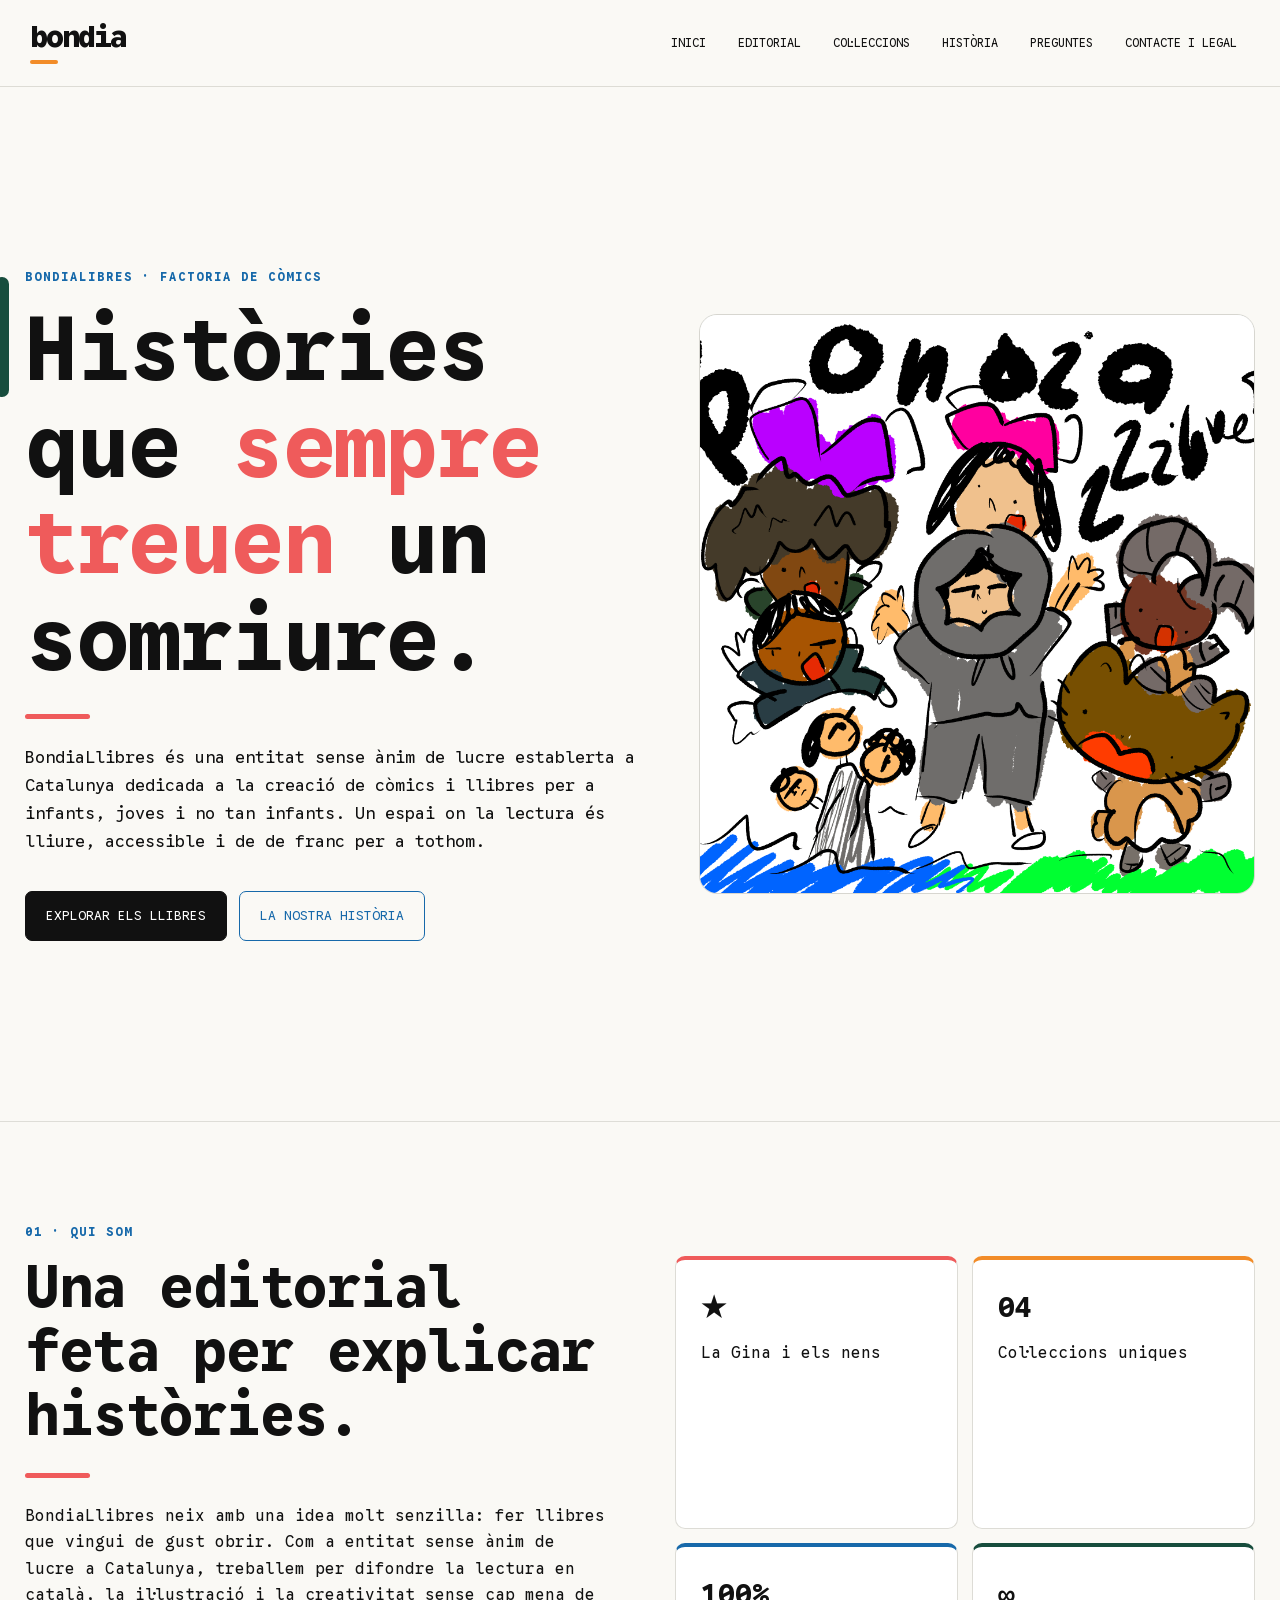
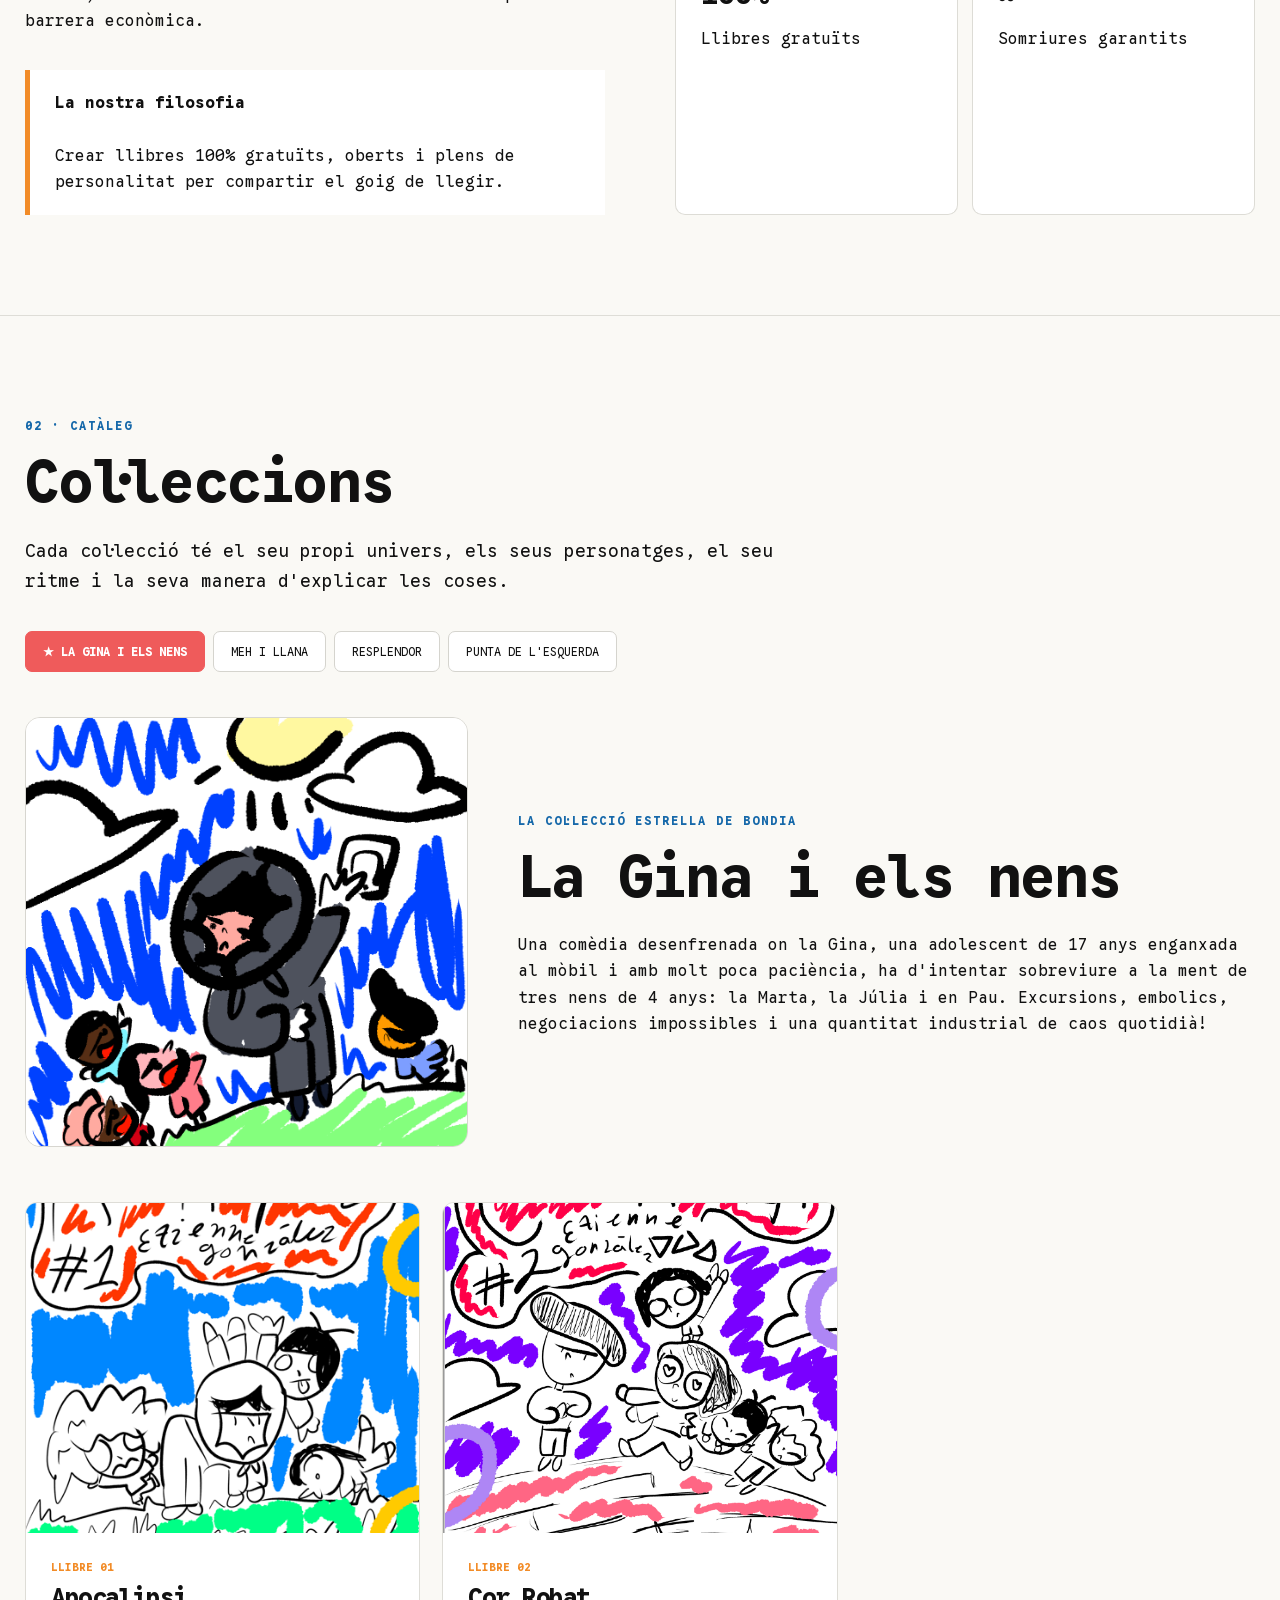
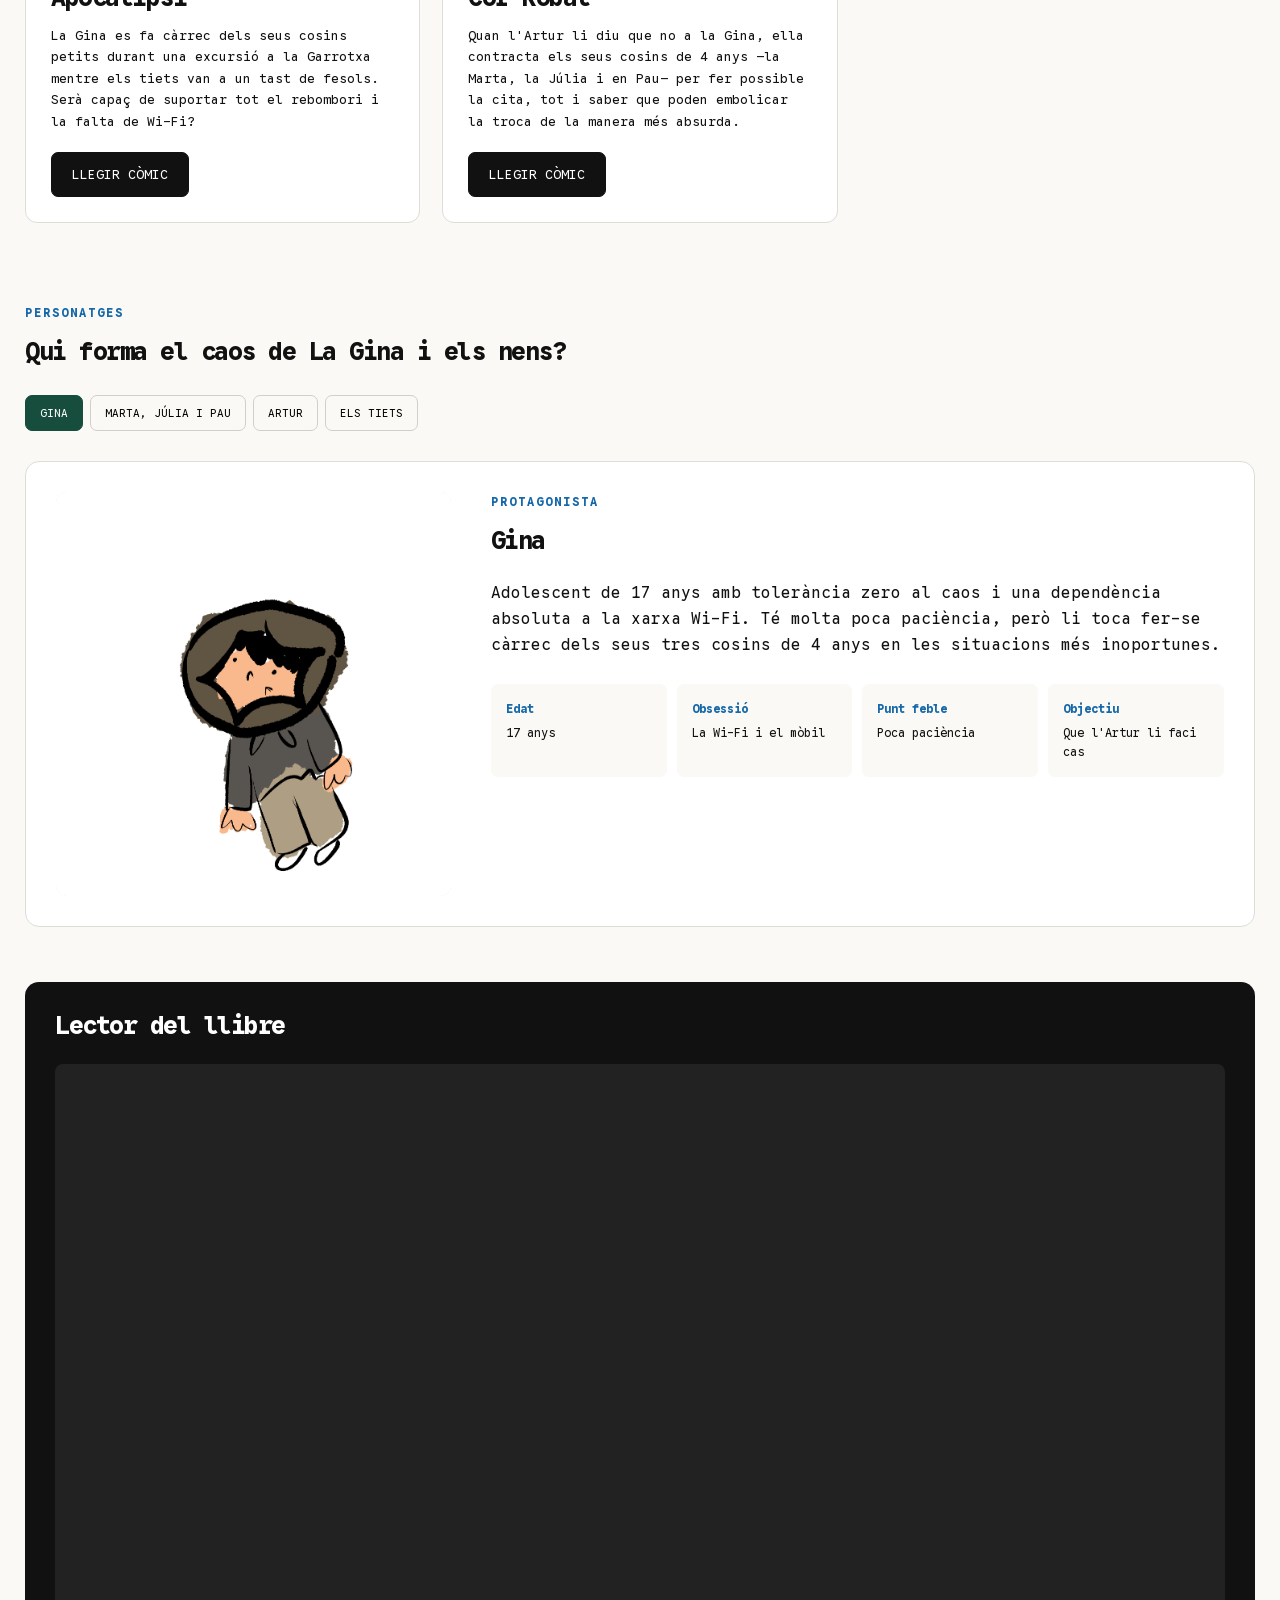
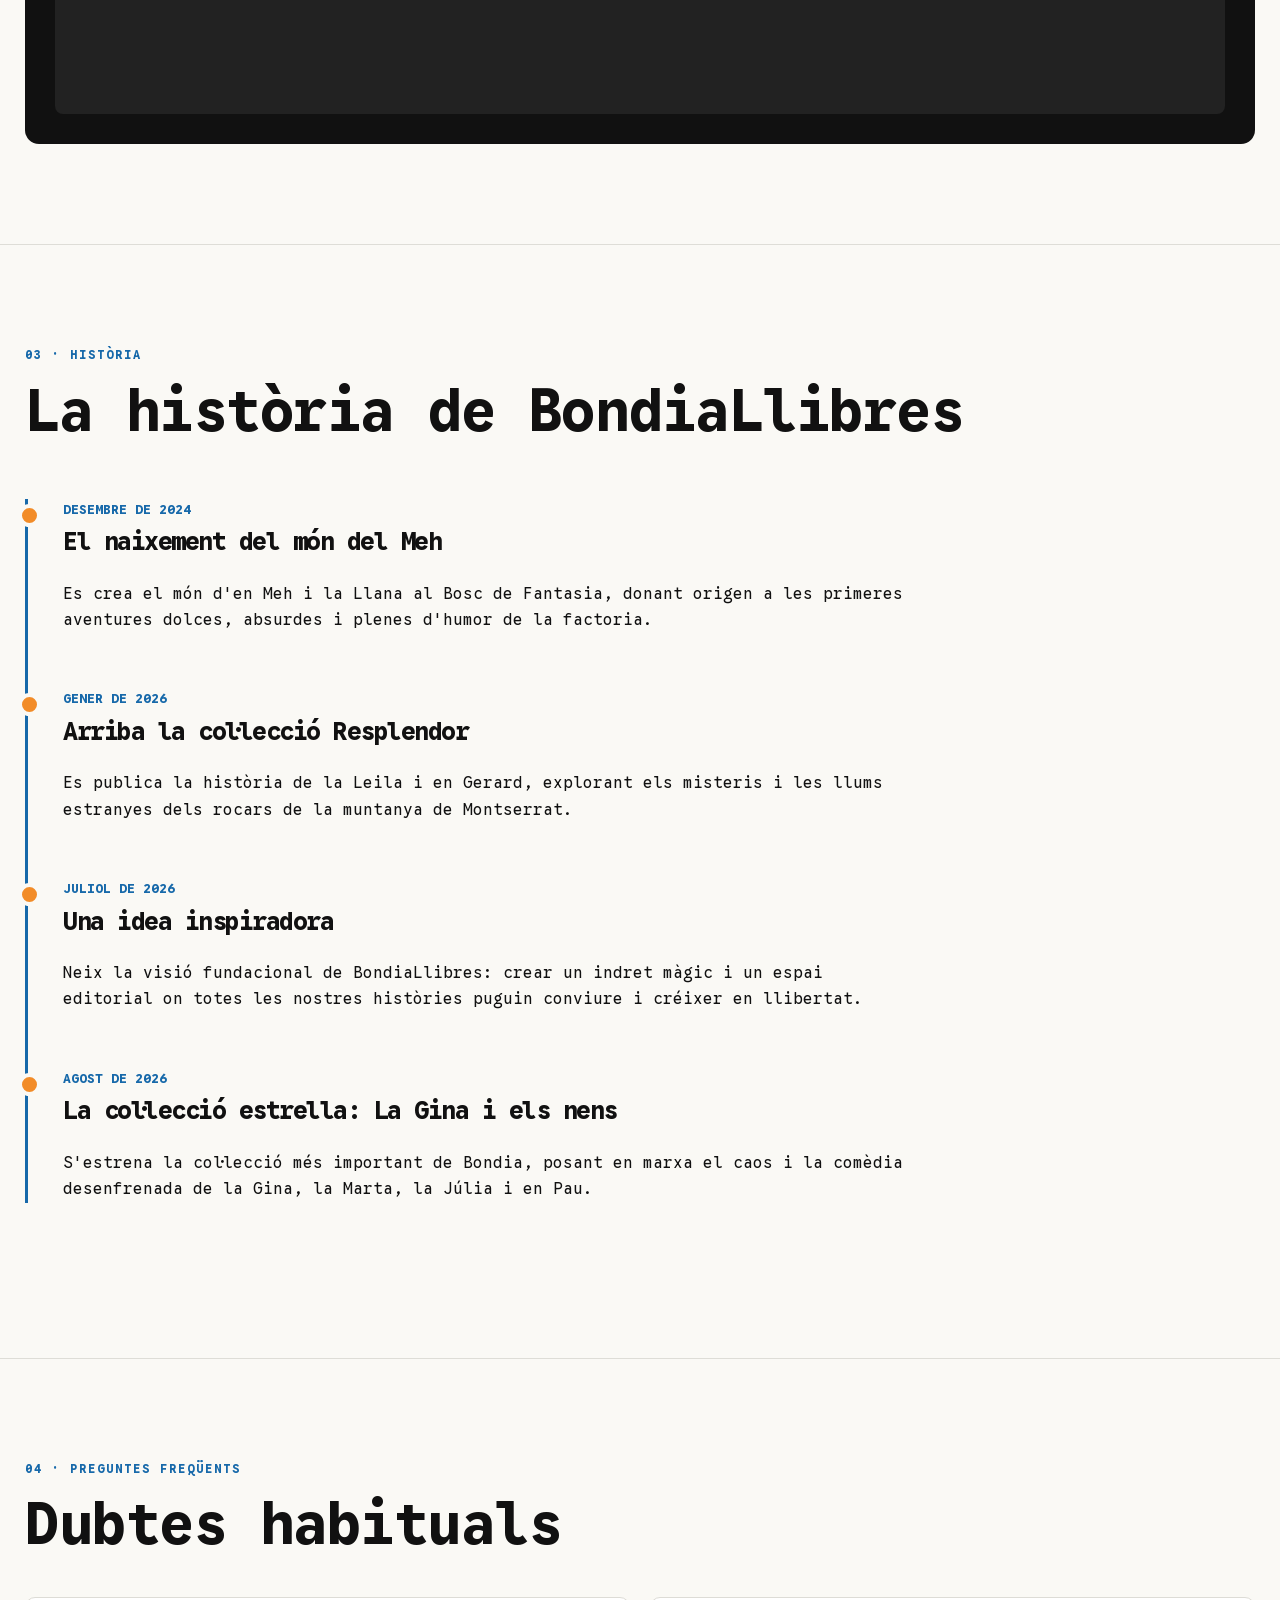
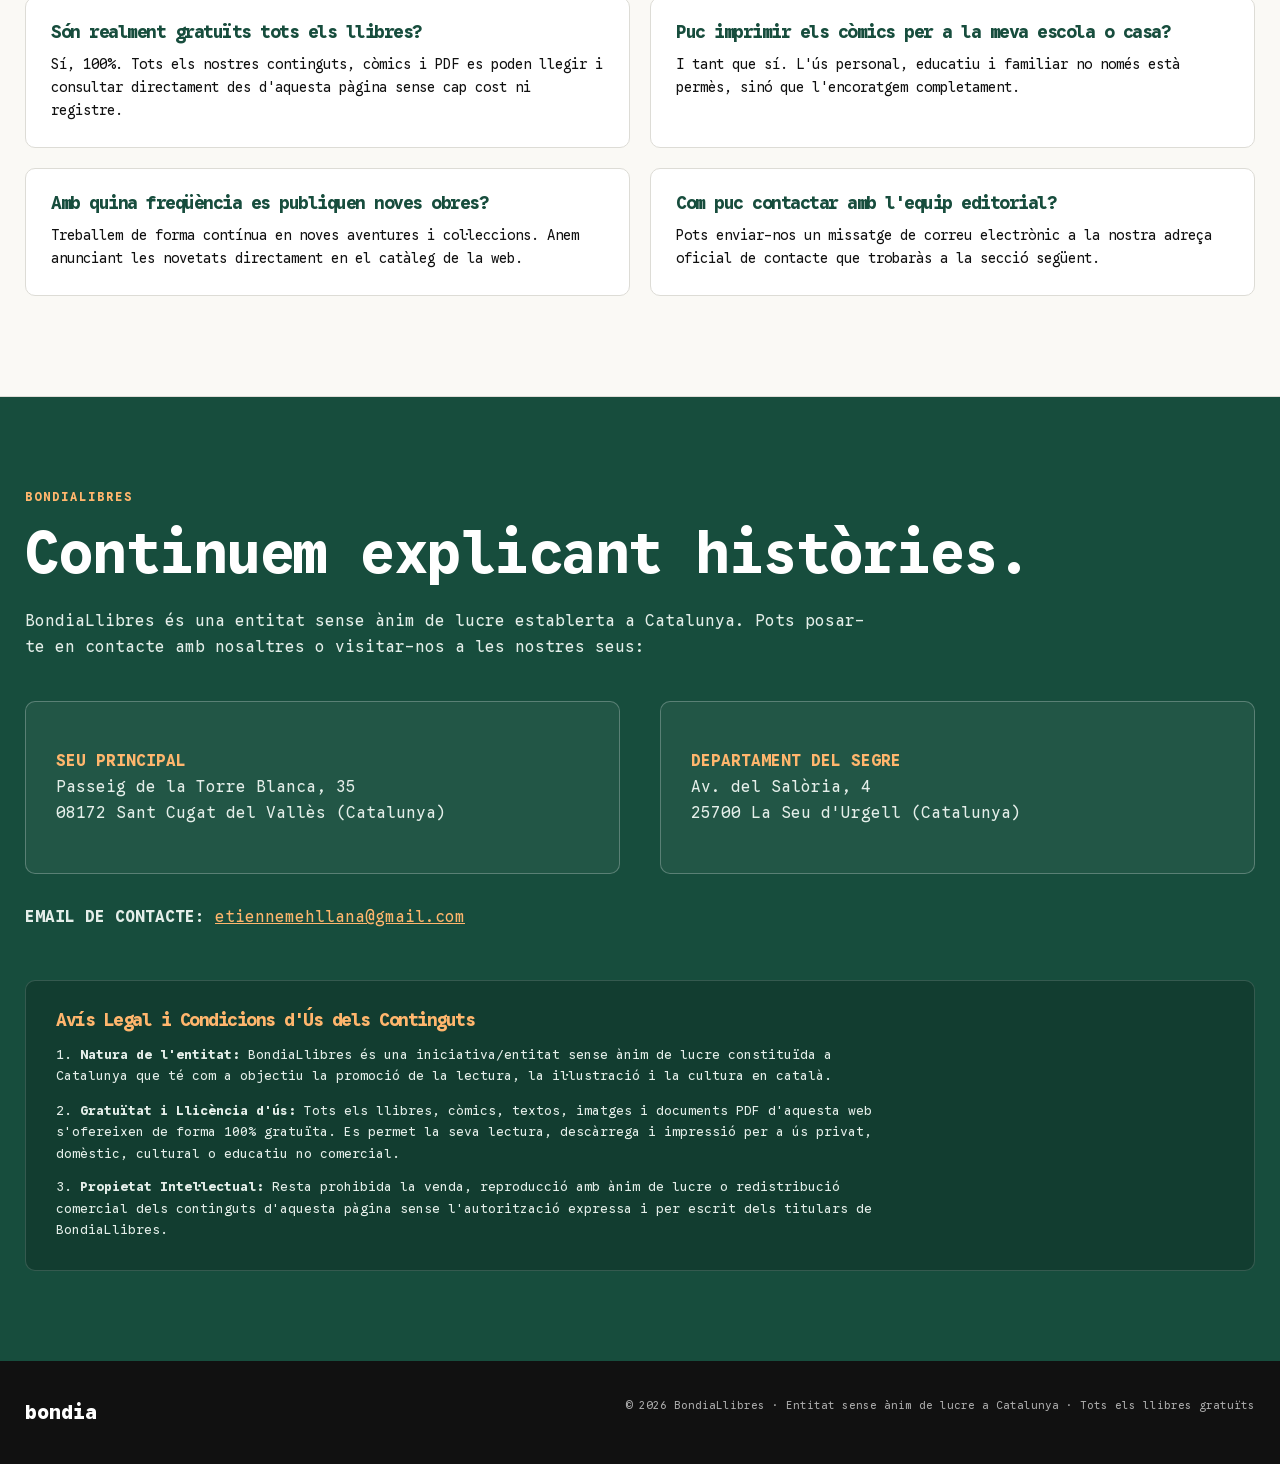
<file: index.html>
<!DOCTYPE html>
<html lang="ca">
<head>
  <meta charset="UTF-8">
  <meta name="viewport" content="width=device-width, initial-scale=1.0">

  <title>BondiaLlibres — Factoria de còmics i llibres</title>

  <link rel="preconnect" href="https://fonts.googleapis.com">
  <link rel="preconnect" href="https://fonts.gstatic.com" crossorigin>
  <link href="https://fonts.googleapis.com/css2?family=Google+Sans+Code:ital,wght@0,300..800;1,300..800&display=swap" rel="stylesheet">

  <style>
    :root {
      --orange: #f28c28;
      --coral: #ef5b5b;
      --green: #174d3d;
      --sapphire: #1769aa;
      --black: #111111;
      --white: #ffffff;
      --cream: #faf9f5;
      --grey: #ecebe6;
      --light-blue: #edf5fa;
    }

    * {
      box-sizing: border-box;
    }

    html {
      scroll-behavior: smooth;
    }

    body {
      margin: 0;
      background: var(--cream);
      color: var(--black);
      font-family: "Google Sans Code", monospace;
      font-weight: 400;
      line-height: 1.65;
    }

    a {
      color: inherit;
      text-decoration: none;
    }

    button, input {
      font-family: inherit;
    }

    /* HEADER */
    header {
      position: sticky;
      top: 0;
      z-index: 1000;
      background: rgba(250, 249, 245, 0.96);
      border-bottom: 1px solid #dddcd5;
      backdrop-filter: blur(10px);
    }

    .header-inner {
      max-width: 1400px;
      margin: auto;
      min-height: 86px;
      padding: 15px 30px;
      display: flex;
      align-items: center;
      justify-content: space-between;
      gap: 30px;
    }

    .logo {
      font-size: 30px;
      font-weight: 800;
      letter-spacing: -2px;
      line-height: 1;
      color: var(--black);
      position: relative;
    }

    .logo::after {
      content: "";
      display: block;
      width: 28px;
      height: 4px;
      margin-top: 8px;
      background: var(--orange);
      border-radius: 10px;
    }

    nav {
      display: flex;
      flex-wrap: wrap;
      justify-content: flex-end;
      gap: 6px;
    }

    nav a {
      padding: 9px 13px;
      font-size: 12px;
      border-radius: 8px;
      transition: 0.2s ease;
    }

    nav a:hover {
      background: var(--black);
      color: white;
    }

    /* GENERAL */
    .container {
      width: min(1400px, calc(100% - 50px));
      margin: auto;
    }

    .section {
      padding: 100px 0;
      border-bottom: 1px solid #deddd7;
    }

    .eyebrow {
      color: var(--sapphire);
      font-size: 12px;
      font-weight: 700;
      text-transform: uppercase;
      letter-spacing: 2px;
      margin-bottom: 15px;
    }

    h1, h2, h3, h4 {
      margin-top: 0;
      line-height: 1.1;
      letter-spacing: -1.5px;
    }

    h1 {
      font-size: clamp(42px, 7vw, 88px);
      max-width: 900px;
      margin-bottom: 25px;
    }

    h2 {
      font-size: clamp(34px, 5vw, 58px);
      margin-bottom: 22px;
    }

    h3 {
      font-size: 25px;
    }

    p {
      max-width: 850px;
    }

    .lead {
      font-size: 18px;
      max-width: 800px;
    }

    .accent-line {
      width: 65px;
      height: 5px;
      border-radius: 10px;
      background: var(--coral);
      margin: 25px 0;
    }

    /* HERO */
    .hero {
      min-height: 750px;
      display: grid;
      grid-template-columns: 1.05fr 0.95fr;
      align-items: center;
      gap: 60px;
      padding: 80px 0;
    }

    .hero-copy {
      position: relative;
    }

    .hero-copy::before {
      content: "";
      position: absolute;
      width: 14px;
      height: 120px;
      left: -30px;
      top: 10px;
      background: var(--green);
      border-radius: 20px;
    }

    .hero h1 span {
      color: var(--coral);
    }

    .hero-description {
      font-size: 17px;
      max-width: 700px;
    }

    .hero-buttons {
      display: flex;
      flex-wrap: wrap;
      gap: 12px;
      margin-top: 35px;
    }

    .button {
      display: inline-block;
      padding: 13px 20px;
      border: 1px solid var(--black);
      border-radius: 7px;
      font-size: 13px;
      transition: 0.2s ease;
      background: transparent;
      cursor: pointer;
    }

    .button:hover {
      transform: translateY(-2px);
    }

    .button.primary {
      background: var(--black);
      color: white;
    }

    .button.blue {
      border-color: var(--sapphire);
      color: var(--sapphire);
    }

    .button.disabled {
      opacity: 0.5;
      cursor: not-allowed;
      border-color: #ccc;
    }

    .hero-image {
      min-height: 580px;
      background: linear-gradient(135deg, rgba(23,77,61,.08), rgba(23,105,170,.08)), white;
      border: 1px solid #d7d6d0;
      border-radius: 18px;
      display: flex;
      align-items: center;
      justify-content: center;
      position: relative;
      overflow: hidden;
    }

    .hero-image img {
      width: 100%;
      height: 100%;
      object-fit: cover;
      position: absolute;
      inset: 0;
    }

    /* EDITORIAL */
    .editorial-grid {
      display: grid;
      grid-template-columns: 1fr 1fr;
      gap: 70px;
    }

    .editorial-text {
      font-size: 16px;
    }

    .editorial-note {
      border-left: 5px solid var(--orange);
      padding: 20px 25px;
      background: white;
      margin-top: 35px;
    }

    .facts {
      display: grid;
      grid-template-columns: repeat(2, 1fr);
      gap: 14px;
    }

    .fact {
      background: white;
      border: 1px solid #dddcd6;
      padding: 25px;
      border-radius: 10px;
    }

    .fact strong {
      display: block;
      font-size: 28px;
      margin-bottom: 8px;
    }

    .fact:nth-child(1) { border-top: 4px solid var(--coral); }
    .fact:nth-child(2) { border-top: 4px solid var(--orange); }
    .fact:nth-child(3) { border-top: 4px solid var(--sapphire); }
    .fact:nth-child(4) { border-top: 4px solid var(--green); }

    /* COLLECTIONS */
    .collection-tabs {
      display: flex;
      flex-wrap: wrap;
      gap: 8px;
      margin: 35px 0 45px;
    }

    .collection-tab {
      cursor: pointer;
      background: white;
      color: var(--black);
      border: 1px solid #d5d4ce;
      border-radius: 7px;
      padding: 12px 17px;
      font-family: inherit;
      font-size: 12px;
      transition: 0.2s;
    }

    .collection-tab:hover,
    .collection-tab.active {
      background: var(--black);
      color: white;
      border-color: var(--black);
    }

    .collection-tab.star {
      border-color: var(--coral);
      color: var(--coral);
      font-weight: 700;
    }

    .collection-tab.star:hover,
    .collection-tab.star.active {
      background: var(--coral);
      color: white;
    }

    .collection {
      display: none;
    }

    .collection.active {
      display: block;
      animation: appear 0.3s ease;
    }

    @keyframes appear {
      from { opacity: 0; transform: translateY(8px); }
      to { opacity: 1; transform: translateY(0); }
    }

    .collection-header {
      display: grid;
      grid-template-columns: 0.75fr 1.25fr;
      gap: 50px;
      align-items: center;
      margin-bottom: 55px;
    }

    .collection-header.no-cover {
      display: block;
    }

    .collection-cover {
      height: 430px;
      background: white;
      border: 1px solid #d7d6d0;
      border-radius: 15px;
      overflow: hidden;
    }

    .collection-cover img {
      width: 100%;
      height: 100%;
      object-fit: cover;
    }

    .collection-description {
      font-size: 16px;
    }

    .book-grid {
      display: grid;
      grid-template-columns: repeat(3, 1fr);
      gap: 22px;
    }

    .book-card {
      background: white;
      border: 1px solid #deddd7;
      border-radius: 12px;
      overflow: hidden;
      transition: 0.2s ease;
      position: relative;
    }

    .book-card:hover {
      transform: translateY(-4px);
      box-shadow: 0 12px 35px rgba(0,0,0,.07);
    }

    .book-image {
      height: 330px;
      background: #f2f1ed;
      position: relative;
    }

    .book-image img {
      width: 100%;
      height: 100%;
      object-fit: cover;
    }

    .book-badge {
      position: absolute;
      top: 15px;
      right: 15px;
      background: var(--coral);
      color: white;
      font-size: 10px;
      font-weight: 700;
      padding: 5px 10px;
      border-radius: 20px;
      text-transform: uppercase;
      letter-spacing: 1px;
    }

    .book-content {
      padding: 25px;
    }

    .book-number {
      color: var(--orange);
      font-size: 11px;
      font-weight: 700;
      margin-bottom: 8px;
    }

    .book-content h3 {
      margin-bottom: 13px;
    }

    .book-content p {
      font-size: 13px;
      margin-bottom: 20px;
    }

    /* PERSONATGES */
    .characters-section {
      margin-top: 80px;
    }

    .character-tabs {
      display: flex;
      flex-wrap: wrap;
      gap: 7px;
      margin: 30px 0;
    }

    .character-tab {
      cursor: pointer;
      padding: 10px 14px;
      background: transparent;
      border: 1px solid #d0cfca;
      border-radius: 7px;
      font-family: inherit;
      font-size: 11px;
    }

    .character-tab.active {
      background: var(--green);
      color: white;
      border-color: var(--green);
    }

    .character {
      display: none;
      grid-template-columns: 0.7fr 1.3fr;
      gap: 40px;
      padding: 30px;
      background: white;
      border: 1px solid #dddcd6;
      border-radius: 14px;
    }

    .character.character-full-width {
      grid-template-columns: 1fr;
    }

    .character.active {
      display: grid;
      animation: appear .3s ease;
    }

    .character-image {
      min-height: 360px;
      background: var(--light-blue);
      border-radius: 10px;
      overflow: hidden;
    }

    .character-image img {
      width: 100%;
      height: 100%;
      min-height: 360px;
      object-fit: cover;
      border-radius: 10px;
    }

    .character-data {
      display: grid;
      grid-template-columns: repeat(4, 1fr);
      gap: 10px;
      margin-top: 25px;
    }

    .data-box {
      background: var(--cream);
      padding: 15px;
      border-radius: 7px;
      font-size: 12px;
    }

    .data-box strong {
      display: block;
      color: var(--sapphire);
      margin-bottom: 4px;
    }

    /* PDF SECTION */
    .pdf-section {
      margin-top: 55px;
      background: #111;
      color: white;
      padding: 30px;
      border-radius: 14px;
    }

    .pdf-section h3 {
      color: white;
    }

    .pdf-container {
      width: 100%;
      height: 650px;
      border-radius: 8px;
      overflow: hidden;
      margin-top: 20px;
      background: #222;
    }

    /* HISTÒRIA */
    .timeline {
      max-width: 950px;
      margin-top: 55px;
      border-left: 3px solid var(--sapphire);
      padding-left: 35px;
    }

    .timeline-item {
      margin-bottom: 55px;
      position: relative;
    }

    .timeline-item::before {
      content: "";
      position: absolute;
      left: -45px;
      top: 5px;
      width: 15px;
      height: 15px;
      background: var(--orange);
      border: 4px solid var(--cream);
      border-radius: 50%;
    }

    .timeline-year {
      color: var(--sapphire);
      font-weight: 700;
      font-size: 13px;
      margin-bottom: 8px;
    }

    /* FAQ SECTION */
    .faq-grid {
      display: grid;
      grid-template-columns: repeat(2, 1fr);
      gap: 20px;
      margin-top: 40px;
    }

    .faq-item {
      background: white;
      border: 1px solid #dddcd6;
      padding: 25px;
      border-radius: 10px;
    }

    .faq-item h3 {
      font-size: 18px;
      color: var(--green);
      margin-bottom: 10px;
    }

    .faq-item p {
      font-size: 14px;
      margin: 0;
    }

    /* CONTACTE & LEGAL */
    .contact {
      background: var(--green);
      color: white;
      padding: 90px 0;
    }

    .contact h2 { color: white; }
    .contact p { color: #e4eee9; }

    .contact-grid {
      display: grid;
      grid-template-columns: 1fr 1fr;
      gap: 40px;
    }

    .contact-card {
      padding: 30px;
      border: 1px solid rgba(255,255,255,.25);
      border-radius: 10px;
      background: rgba(255,255,255,.05);
    }

    .contact-card strong { color: #ffb66d; }

    .legal-box {
      margin-top: 50px;
      padding: 30px;
      background: rgba(0, 0, 0, 0.2);
      border-radius: 10px;
      border: 1px solid rgba(255,255,255,0.15);
      font-size: 13px;
    }

    .legal-box h3 {
      color: #ffb66d;
      font-size: 18px;
      margin-bottom: 12px;
    }

    /* FOOTER */
    footer {
      background: var(--black);
      color: white;
      padding: 35px 0;
    }

    .footer-inner {
      max-width: 1400px;
      width: calc(100% - 50px);
      margin: auto;
      display: flex;
      justify-content: space-between;
      gap: 20px;
      flex-wrap: wrap;
      font-size: 11px;
      color: #aaa;
    }

    .footer-logo {
      color: white;
      font-size: 20px;
      font-weight: 800;
    }

    @media (max-width: 1000px) {
      .hero, .editorial-grid, .collection-header, .contact-grid, .faq-grid {
        grid-template-columns: 1fr;
      }
      .book-grid { grid-template-columns: repeat(2, 1fr); }
      .character.active { grid-template-columns: 1fr; }
      .hero-image { min-height: 450px; }
      .character-data { grid-template-columns: repeat(2, 1fr); }
    }

    @media (max-width: 650px) {
      .header-inner { align-items: flex-start; flex-direction: column; }
      nav { justify-content: flex-start; }
      .section { padding: 65px 0; }
      .container { width: min(100% - 30px, 1400px); }
      .book-grid, .facts, .character-data { grid-template-columns: 1fr; }
      .book-image { height: 390px; }
      .pdf-container { height: 400px; }
    }
  </style>
</head>

<body>

  <header>
    <div class="header-inner">
      <a href="#inici" class="logo">bondia</a>
      <nav>
        <a href="#inici">INICI</a>
        <a href="#editorial">EDITORIAL</a>
        <a href="#colleccions">COL·LECCIONS</a>
        <a href="#historia">HISTÒRIA</a>
        <a href="#faq">PREGUNTES</a>
        <a href="#contacte">CONTACTE I LEGAL</a>
      </nav>
    </div>
  </header>

  <main>

    <!-- HERO -->
    <section class="section" id="inici">
      <div class="container hero">
        <div class="hero-copy">
          <div class="eyebrow">BONDIALIBRES · FACTORIA DE CÒMICS</div>
          <h1>Històries que <span>sempre treuen</span> un somriure.</h1>
          <div class="accent-line"></div>
          <p class="hero-description">
            BondiaLlibres és una entitat sense ànim de lucre establerta a Catalunya dedicada a la creació de còmics i llibres per a infants, joves i no tan infants. Un espai on la lectura és lliure, accessible i de de franc per a tothom.
          </p>
          <div class="hero-buttons">
            <a class="button primary" href="#colleccions">EXPLORAR ELS LLIBRES</a>
            <a class="button blue" href="#historia">LA NOSTRA HISTÒRIA</a>
          </div>
        </div>

        <div class="hero-image">
          <img src="hero-banner.png" alt="Portada principal de BondiaLlibres">
        </div>
      </div>
    </section>

    <!-- EDITORIAL -->
    <section class="section" id="editorial">
      <div class="container">
        <div class="eyebrow">01 · QUI SOM</div>
        <div class="editorial-grid">
          <div>
            <h2>Una editorial feta per explicar històries.</h2>
            <div class="accent-line"></div>
            <p class="editorial-text">
              BondiaLlibres neix amb una idea molt senzilla: fer llibres que vingui de gust obrir. Com a entitat sense ànim de lucre a Catalunya, treballem per difondre la lectura en català, la il·lustració i la creativitat sense cap mena de barrera econòmica.
            </p>
            <div class="editorial-note">
              <strong>La nostra filosofia</strong><br><br>
              Crear llibres 100% gratuïts, oberts i plens de personalitat per compartir el goig de llegir.
            </div>
          </div>
          <div class="facts">
            <div class="fact"><strong>★</strong> La Gina i els nens</div>
            <div class="fact"><strong>04</strong> Col·leccions uniques</div>
            <div class="fact"><strong>100%</strong> Llibres gratuïts</div>
            <div class="fact"><strong>∞</strong> Somriures garantits</div>
          </div>
        </div>
      </div>
    </section>

    <!-- COL·LECCIONS -->
    <section class="section" id="colleccions">
      <div class="container">
        <div class="eyebrow">02 · CATÀLEG</div>
        <h2>Col·leccions</h2>
        <p class="lead">
          Cada col·lecció té el seu propi univers, els seus personatges, el seu ritme i la seva manera d'explicar les coses.
        </p>

        <div class="collection-tabs">
          <button class="collection-tab star active" onclick="showCollection('gina', event)">★ LA GINA I ELS NENS</button>
          <button class="collection-tab" onclick="showCollection('meh', event)">MEH I LLANA</button>
          <button class="collection-tab" onclick="showCollection('resplendor', event)">RESPLENDOR</button>
          <button class="collection-tab" onclick="showCollection('punta', event)">PUNTA DE L'ESQUERDA</button>
        </div>

        <!-- 1. LA GINA I ELS NENS -->
        <div class="collection active" id="gina">
          <div class="collection-header">
            <div class="collection-cover">
              <img src="cover-la-gina-i-els-nens.png" alt="Col·lecció La Gina i els nens">
            </div>
            <div class="collection-description">
              <div class="eyebrow">LA COL·LECCIÓ ESTRELLA DE BONDIA</div>
              <h2>La Gina i els nens</h2>
              <p>
                Una comèdia desenfrenada on la Gina, una adolescent de 17 anys enganxada al mòbil i amb molt poca paciència, ha d'intentar sobreviure a la ment de tres nens de 4 anys: la Marta, la Júlia i en Pau. Excursions, embolics, negociacions impossibles i una quantitat industrial de caos quotidià!
              </p>
            </div>
          </div>

          <div class="book-grid">
            <article class="book-card">
              <div class="book-image">
                <img src="book-gina-apocalipsi.png" alt="La Gina i els nens: Apocalipsi">
              </div>
              <div class="book-content">
                <div class="book-number">LLIBRE 01</div>
                <h3>Apocalipsi</h3>
                <p>
                  La Gina es fa càrrec dels seus cosins petits durant una excursió a la Garrotxa mentre els tiets van a un tast de fesols. Serà capaç de suportar tot el rebombori i la falta de Wi-Fi?
                </p>
                <button class="button primary" onclick="openPDF('gina-llibre-1-apocalipsi.pdf')">LLEGIR CÒMIC</button>
              </div>
            </article>

            <article class="book-card">
              <div class="book-image">
                <img src="book-gina-cor-robat.png" alt="La Gina i els nens: Cor Robat">
              </div>
              <div class="book-content">
                <div class="book-number">LLIBRE 02</div>
                <h3>Cor Robat</h3>
                <p>
                  Quan l'Artur li diu que no a la Gina, ella contracta els seus cosins de 4 anys —la Marta, la Júlia i en Pau— per fer possible la cita, tot i saber que poden embolicar la troca de la manera més absurda.
                </p>
                <button class="button primary" onclick="openPDF('gina-llibre-2-cor-robat.pdf')">LLEGIR CÒMIC</button>
              </div>
            </article>
          </div>

          <!-- PERSONATGES LA GINA I ELS NENS -->
          <div class="characters-section">
            <div class="eyebrow">PERSONATGES</div>
            <h3>Qui forma el caos de La Gina i els nens?</h3>

            <div class="character-tabs">
              <button class="character-tab active" onclick="showCharacter('gina-character')">GINA</button>
              <button class="character-tab" onclick="showCharacter('nens-character')">MARTA, JÚLIA I PAU</button>
              <button class="character-tab" onclick="showCharacter('artur-character')">ARTUR</button>
              <button class="character-tab" onclick="showCharacter('tiets-character')">ELS TIETS</button>
            </div>

            <div class="character active" id="gina-character">
              <div class="character-image"><img src="char-gina.png" alt="Personatge Gina"></div>
              <div>
                <div class="eyebrow">PROTAGONISTA</div>
                <h3>Gina</h3>
                <p>Adolescent de 17 anys amb tolerància zero al caos i una dependència absoluta a la xarxa Wi-Fi. Té molta poca paciència, però li toca fer-se càrrec dels seus tres cosins de 4 anys en les situacions més inoportunes.</p>
                <div class="character-data">
                  <div class="data-box"><strong>Edat</strong> 17 anys</div>
                  <div class="data-box"><strong>Obsessió</strong> La Wi-Fi i el mòbil</div>
                  <div class="data-box"><strong>Punt feble</strong> Poca paciència</div>
                  <div class="data-box"><strong>Objectiu</strong> Que l'Artur li faci cas</div>
                </div>
              </div>
            </div>

            <div class="character" id="nens-character">
              <div class="character-image"><img src="char-nens.png" alt="La Marta, la Júlia i en Pau"></div>
              <div>
                <div class="eyebrow">EL TRIO DEL REBOMBORI</div>
                <h3>Marta, Júlia i Pau</h3>
                <p>Tres nens de 4 anys completament bojos, estrafolaris i extremadament innocents. A vegades intenten col·laborar amb la Gina, però el 99% de les vegades acaben generant un descontrol absolut on van.</p>
                <div class="character-data">
                  <div class="data-box"><strong>Edat</strong> 4 anys</div>
                  <div class="data-box"><strong>Personalitat</strong> Innocents i imprevisibles</div>
                  <div class="data-box"><strong>Especialitat</strong> Embolicar la troca</div>
                  <div class="data-box"><strong>Habilitat</strong> Trens de caos instantanis</div>
                </div>
              </div>
            </div>

            <div class="character" id="artur-character">
              <div class="character-image"><img src="char-artur.png" alt="Personatge Artur"></div>
              <div>
                <div class="eyebrow">L'INTERÈS AMORÓS</div>
                <h3>Artur</h3>
                <p>El noi que li agrada a la Gina. És completament inaccessible i sembla tenir com a passatemps dir-li que "no" a la Gina per a qualsevol pla que ella proposi.</p>
                <div class="character-data">
                  <div class="data-box"><strong>Rol</strong> Interès amorós</div>
                  <div class="data-box"><strong>Actitud</strong> Inaccessible</div>
                  <div class="data-box"><strong>Frase típica</strong> "No."</div>
                  <div class="data-box"><strong>Estat</strong> Objectiu del pla "Cor Robat"</div>
                </div>
              </div>
            </div>

            <div class="character" id="tiets-character">
              <div class="character-image"><img src="char-tiets.png" alt="Els Tiets"></div>
              <div>
                <div class="eyebrow">PAPA I MAMA DELS NENS</div>
                <h3>Els Tiets</h3>
                <p>Els pares de la Marta, la Júlia i en Pau. Experten en demanar a la Gina que cuidi dels nens amb l'excusa d'anar a esdeveniments absolutament crucials com un tast de fesols a la Garrotxa.</p>
                <div class="character-data">
                  <div class="data-box"><strong>Rol</strong> Tiets de la Gina</div>
                  <div class="data-box"><strong>Prioritat</strong> Marxar de tastets</div>
                  <div class="data-box"><strong>Estratègia</strong> Deixar els nens a la Gina</div>
                  <div class="data-box"><strong>Ubicació favorita</strong> La Garrotxa</div>
                </div>
              </div>
            </div>

          </div>
        </div>

        <!-- 2. MEH I LLANA -->
        <div class="collection" id="meh">
          <div class="collection-header">
            <div class="collection-cover">
              <img src="cover-meh-i-llana.png" alt="Col·lecció Meh i Llana">
            </div>
            <div class="collection-description">
              <div class="eyebrow">COL·LECCIÓ 02</div>
              <h2>Meh i Llana</h2>
              <p>
                En Meh i la Llana són un gatcabra i una cabra que viuen al Bosc de Fantasia, un indret màgic i ple de menjar, on cada dia és una cosa completament absurda i sense lògica. Acompanya'ls a viure moltes aventures en companyia dels seus amics!
              </p>
            </div>
          </div>

          <div class="book-grid">
            <!-- Llibre 01 -->
            <article class="book-card">
              <div class="book-image">
                <img src="book-tempesta-de-sucre.png" alt="Meh i Llana: El misteri de la Tempesta de Sucre!">
              </div>
              <div class="book-content">
                <div class="book-number">LLIBRE 01</div>
                <h3>El misteri de la Tempesta de Sucre!</h3>
                <p>
                  En Zamboni i la seva màquina han provocat un caos dolç a tot el bosc i els amics han d'impedir que vagi a més! Aconseguiran parar la tempesta i reunir els ingredients màgics?
                </p>
                <button class="button primary" onclick="openPDF('meh-llibre-1.pdf')">VEURE EL LLIBRE</button>
              </div>
            </article>

            <!-- Llibre 02 -->
            <article class="book-card">
              <div class="book-image">
                <img src="book-llana-multiplicada.png" alt="Meh i Llana 2: El dia en què la Llana es va multiplicar">
              </div>
              <div class="book-content">
                <div class="book-number">LLIBRE 02</div>
                <h3>El dia en què la Llana es va multiplicar</h3>
                <p>
                  Si una sola Llana ja era capaç de revoltar tot el Bosc de Fantasia, què passarà quan se'n multipliquin un grapat? Una aventura plena de confusió i el doble de caos!
                </p>
                <button class="button primary" onclick="openPDF('meh-llibre-2.pdf')">VEURE EL LLIBRE</button>
              </div>
            </article>
          </div>

          <!-- PERSONATGES MEH I LLANA -->
          <div class="characters-section">
            <div class="eyebrow">PERSONATGES</div>
            <h3>Qui viu al Bosc de Fantasia?</h3>

            <div class="character-tabs">
              <button class="character-tab active" onclick="showCharacter('meh-character')">MEH</button>
              <button class="character-tab" onclick="showCharacter('llana-character')">LLANA</button>
              <button class="character-tab" onclick="showCharacter('lola-character')">LOLA</button>
              <button class="character-tab" onclick="showCharacter('rocky-character')">ROCKY</button>
              <button class="character-tab" onclick="showCharacter('tano-character')">TANO</button>
              <button class="character-tab" onclick="showCharacter('dolcet-character')">DOLÇET</button>
              <button class="character-tab" onclick="showCharacter('zamboni-character')">ZAMBONI</button>
            </div>

            <div class="character active" id="meh-character">
              <div class="character-image"><img src="char-meh.png" alt="Personatge Meh"></div>
              <div>
                <div class="eyebrow">PERSONATGE PRINCIPAL</div>
                <h3>Meh</h3>
                <p>En Meh és un gatcabra boig que sempre vol menjar! És el rei d'embolicar la troca i no para de dir frases uniques i divertides durant les seves aventures.</p>
                <div class="character-data">
                  <div class="data-box"><strong>Personalitat</strong> Boig i glotó</div>
                  <div class="data-box"><strong>Espècie</strong> Gatcabra</div>
                  <div class="data-box"><strong>Frases típiques</strong> "Míwing!", "Llaneta!", "Pa de pessic!"</div>
                  <div class="data-box"><strong>Punt feble</strong> Embolica la troca fàcilment</div>
                </div>
              </div>
            </div>

            <div class="character" id="llana-character">
              <div class="character-image"><img src="char-llana.png" alt="Personatge Llana"></div>
              <div>
                <div class="eyebrow">PERSONATGE PRINCIPAL</div>
                <h3>Llana</h3>
                <p>La Llana és una cabra boja i hiperactiva. Mai s'està quieta i sempre té un pla boig al cap per resoldre qualsevol situació.</p>
                <div class="character-data">
                  <div class="data-box"><strong>Personalitat</strong> Hiperactiva i enginyosa</div>
                  <div class="data-box"><strong>Espècie</strong> Cabra</div>
                  <div class="data-box"><strong>Habilitat especial</strong> El ball de la cabra boja</div>
                  <div class="data-box"><strong>Superpoder</strong> Plans bojos instantanis</div>
                </div>
              </div>
            </div>

            <div class="character" id="lola-character">
              <div class="character-image"><img src="char-lola.png" alt="Personatge Lola"></div>
              <div>
                <div class="eyebrow">AMIGA DEL BOSC</div>
                <h3>Lola</h3>
                <p>La Lola és la conilla saltadora més àgil de tot el Bosc de Fantasia. Se la passa el dia saltant, ballant i encomanant la seva energia a tothom.</p>
                <div class="character-data">
                  <div class="data-box"><strong>Personalitat</strong> Alegre i energètica</div>
                  <div class="data-box"><strong>Espècie</strong> Conilla</div>
                  <div class="data-box"><strong>Punt fort</strong> La més àgil del bosc</div>
                  <div class="data-box"><strong>Passatemps</strong> Saltar i ballar</div>
                </div>
              </div>
            </div>

            <div class="character" id="rocky-character">
              <div class="character-image"><img src="char-rocky.png" alt="Personatge Rocky"></div>
              <div>
                <div class="eyebrow">AMIC DEL BOSC</div>
                <h3>Rocky</h3>
                <p>En Rocky és un os rentador explorador al qual li encanta escalar els arbres més alts. Té una debilitat absoluta per la canyella!</p>
                <div class="character-data">
                  <div class="data-box"><strong>Personalitat</strong> Explorador i golut</div>
                  <div class="data-box"><strong>Espècie</strong> Os rentador</div>
                  <div class="data-box"><strong>Li encanta</strong> La canyella</div>
                  <div class="data-box"><strong>Habilitat</strong> Escalar arbres altíssims</div>
                </div>
              </div>
            </div>

            <div class="character" id="tano-character">
              <div class="character-image"><img src="char-tano.png" alt="Personatge Tano"></div>
              <div>
                <div class="eyebrow">AMIC DEL BOSC</div>
                <h3>Tano</h3>
                <p>En Tano és un armadillo molt simpàtic que té una obsessió completament boja amb els túnels i excavar camins subterranis per tot el bosc.</p>
                <div class="character-data">
                  <div class="data-box"><strong>Personalitat</strong> Perseverant i curiós</div>
                  <div class="data-box"><strong>Espècie</strong> Armadillo</div>
                  <div class="data-box"><strong>Obsessió</strong> Els túnels</div>
                  <div class="data-box"><strong>Especialitat</strong> Navilier subterrani</div>
                </div>
              </div>
            </div>

            <div class="character" id="dolcet-character">
              <div class="character-image"><img src="char-dolcet.png" alt="Personatge Dolçet"></div>
              <div>
                <div class="eyebrow">PASTISSER MÀGIC</div>
                <h3>Dolçet</h3>
                <p>En Dolçet és l'elf pastisser de la Muntanya de la Dolçor. Sempre està cuinant receptes màgiques i postres increïbles per a tots els habitants del bosc.</p>
                <div class="character-data">
                  <div class="data-box"><strong>Personalitat</strong> Treballador i dolç</div>
                  <div class="data-box"><strong>Espècie</strong> Elf</div>
                  <div class="data-box"><strong>Lloc d'origen</strong> Muntanya de la Dolçor</div>
                  <div class="data-box"><strong>Professió</strong> Pastisser màgic</div>
                </div>
              </div>
            </div>

            <div class="character" id="zamboni-character">
              <div class="character-image"><img src="char-zamboni.png" alt="Personatge Zamboni"></div>
              <div>
                <div class="eyebrow">EL VIATGER DEL FUTUR</div>
                <h3>Zamboni</h3>
                <p>En Zamboni és un robot que ha vingut directament del futur. Porta amb ell la famosa "Màquina de la Bogeria", la culpable de desencadenar la Tempesta de Sucre!</p>
                <div class="character-data">
                  <div class="data-box"><strong>Tipus</strong> Robot futurista</div>
                  <div class="data-box"><strong>Origen</strong> El Futur</div>
                  <div class="data-box"><strong>Invent</strong> La Màquina de la Bogeria</div>
                  <div class="data-box"><strong>Efecte</strong> Crea tempestes dolces</div>
                </div>
              </div>
            </div>

          </div>
        </div>

        <!-- 3. RESPLENDOR -->
        <div class="collection" id="resplendor">
          <div class="collection-header">
            <div class="collection-cover">
              <img src="cover-resplendor.png" alt="Col·lecció Resplendor">
            </div>
            <div class="collection-description">
              <div class="eyebrow">COL·LECCIÓ 03</div>
              <h2>Resplendor</h2>
              <p>
                La Leila i en Gerard són dos escolans de Montserrat. Entre misteris nocturns, aparicions estrafolàries i llums a la muntanya, s'enfronten a aventures absurdes plena de comèdia, monstres sota el llit, pors financeres i raviolis!
              </p>
            </div>
          </div>

          <div class="book-grid">
            <article class="book-card">
              <div class="book-image">
                <img src="book-resplendor-1.png" alt="Resplendor 1: Què són aquestes llums?">
              </div>
              <div class="book-content">
                <div class="book-number">LLIBRE 01</div>
                <h3>Què són aquestes llums?</h3>
                <p>
                  Unes llums estranyes apareixen als rocars de Montserrat. Acompanyaràs la Leila i en Gerard a descobrir el secret que s'hi amaga?
                </p>
                <button class="button primary" onclick="openPDF('resplendor-llibre-1.pdf')">LLEGIR CÒMIC</button>
              </div>
            </article>

            <article class="book-card">
              <div class="book-image">
                <img src="book-resplendor-2.png" alt="Resplendor 2: Els misteris de la nit">
              </div>
              <div class="book-content">
                <div class="book-number">LLIBRE 02</div>
                <h3>Els misteris de la nit</h3>
                <p>
                  En Gerard entra en pànic quan descobreix dos monstres sota el llit. Mentre la Leila prefereix debatre sobre impostos o adormir-se, un "porc diabòlic" amenaça amb xuclar-li l'ànima... podran els raviolis salvar-lo?
                </p>
                <button class="button primary" onclick="openPDF('Resplendor 2_4.pdf')">LLEGIR CÒMIC</button>
              </div>
            </article>
          </div>

          <!-- PERSONATGES RESPLENDOR -->
          <div class="characters-section">
            <div class="eyebrow">PERSONATGES</div>
            <h3>Qui explora la muntanya de Montserrat?</h3>

            <div class="character-tabs">
              <button class="character-tab active" onclick="showCharacter('leila-character')">LEILA</button>
              <button class="character-tab" onclick="showCharacter('gerard-character')">GERARD</button>
              <button class="character-tab" onclick="showCharacter('monjos-character')">ELS MONJOS</button>
            </div>

            <div class="character active" id="leila-character">
              <div class="character-image"><img src="char-leila.png" alt="Personatge Leila"></div>
              <div>
                <div class="eyebrow">ESCOLANA I EXPLORADORA</div>
                <h3>Leila</h3>
                <p>La Leila és una nena decidida, molt aventurera i que no té por de res. Preocupada més pels impostos i el Govern que pels monstres, manté la calma en les situacions més absurdes.</p>
                <div class="character-data">
                  <div class="data-box"><strong>Personalitat</strong> Valenta i pragmàtica</div>
                  <div class="data-box"><strong>Rol</strong> Escolana de Montserrat</div>
                  <div class="data-box"><strong>Preocupació</strong> Els impostos del Govern</div>
                  <div class="data-box"><strong>Objectiu</strong> Descobrir la resplendor</div>
                </div>
              </div>
            </div>

            <div class="character" id="gerard-character">
              <div class="character-image"><img src="char-gerard.png" alt="Personatge Gerard"></div>
              <div>
                <div class="eyebrow">ESCOLÀ I COMPANYS</div>
                <h3>Gerard</h3>
                <p>En Gerard és el millor amic de la Leila, però és tot el contrari a ella: prudent, poruc i terroritzat pels monstres que s'amaguen sota el llit a la nit.</p>
                <div class="character-data">
                  <div class="data-box"><strong>Personalitat</strong> Prudent i poruc</div>
                  <div class="data-box"><strong>Rol</strong> Escolà de Montserrat</div>
                  <div class="data-box"><strong>Frase típica</strong> "Leila, hi ha un monstre sota el llit!"</div>
                  <div class="data-box"><strong>Defensa</strong> Raviolis (8 de carn, 5 de trufa)</div>
                </div>
              </div>
            </div>

            <div class="character" id="monjos-character">
              <div class="character-image"><img src="char-monjos.png" alt="Els Monjos"></div>
              <div>
                <div class="eyebrow">ACOMPANYANTS</div>
                <h3>Els Monjos</h3>
                <p>Dos monjos tranquils, acollidors i molt bromistes que viuen al monestir. Acompanyen la Leila i en Gerard en la seva aventura donant un toc d'humor i bon consell.</p>
                <div class="character-data">
                  <div class="data-box"><strong>Personalitat</strong> Tranquils i bromistes</div>
                  <div class="data-box"><strong>Residència</strong> Monestir de Montserrat</div>
                  <div class="data-box"><strong>Habilitat</strong> Humor i saviesa</div>
                  <div class="data-box"><strong>Rol</strong> Guies del grup</div>
                </div>
              </div>
            </div>

          </div>
        </div>

        <!-- 4. PUNTA DE L'ESQUERDA -->
        <div class="collection" id="punta">
          <div class="collection-header no-cover">
            <div class="collection-description">
              <div class="eyebrow">COL·LECCIÓ 04 · NOVEL·LA</div>
              <h2>Punta de l'Esquerda</h2>
              <p>
                Una comèdia geogràfica sobre una illa al bell mig del Mediterrani tan vertical i empinada que desafia tota lògica. Un indret inaccessible i incomprensible per a la gent que ve de la "terra plana", habitat únicament per cinc residents sense nom.
              </p>
            </div>
          </div>

          <div class="book-grid">
            <article class="book-card">
              <div class="book-image">
                <img src="book-punta-de-lesquerda.png" alt="Novel·la Punta de l'Esquerda">
              </div>
              <div class="book-content">
                <div class="book-number">NOVEL·LA · LLIBRE ÚNIC</div>
                <h3>Punta de l'Esquerda</h3>
                <p>
                  Quatre quilòmetres d'inclinació vertical, 5 habitants sense nom i un grapat de situacions absurdes que cap habitant de la terra plana aconseguirà entendre mai.
                </p>
                <button class="button primary" onclick="openPDF('punta-de-lesquerda-llibre.pdf')">VEURE EL LLIBRE</button>
              </div>
            </article>
          </div>

          <!-- PERSONATGES PUNTA DE L'ESQUERDA -->
          <div class="characters-section">
            <div class="eyebrow">REGISTRE D'HABITANTS</div>
            <h3>Els 5 Habitants de l'Illa Vertical</h3>

            <div class="character-tabs">
              <button class="character-tab active" onclick="showCharacter('h1-character')">HABITANT #01</button>
              <button class="character-tab" onclick="showCharacter('h2-character')">HABITANT #02</button>
              <button class="character-tab" onclick="showCharacter('h3-character')">HABITANT #03</button>
              <button class="character-tab" onclick="showCharacter('h4-character')">HABITANT #04</button>
              <button class="character-tab" onclick="showCharacter('h5-character')">HABITANT #05</button>
            </div>

            <div class="character character-full-width active" id="h1-character">
              <div>
                <div class="eyebrow">IDENTIFICADOR #01 · CIM MUNICIPAL</div>
                <h3>L'Habitant de l'Atalaia</h3>
                <p>L'únic resident que viu a la cota més alta de l'illa. S'encarrega de cridar les notícies cap avall gràcies a l'eco de la paret vertical.</p>
                <div class="character-data">
                  <div class="data-box"><strong>Ubicació</strong> Cota 850m</div>
                  <div class="data-box"><strong>Identificador</strong> H-01</div>
                  <div class="data-box"><strong>Professió</strong> Crit oficial</div>
                  <div class="data-box"><strong>Postura</strong> Inclinat 45°</div>
                </div>
              </div>
            </div>

            <div class="character character-full-width" id="h2-character">
              <div>
                <div class="eyebrow">IDENTIFICADOR #02 · BARRANC CENTRAL</div>
                <h3>El Faroner de Rasclet</h3>
                <p>Encarregat de mantenir el far inclinat. Rebutja qualsevol taula o cadira plana per considerar-les "enganys de la terra plana".</p>
                <div class="character-data">
                  <div class="data-box"><strong>Ubicació</strong> Cota 420m</div>
                  <div class="data-box"><strong>Identificador</strong> H-02</div>
                  <div class="data-box"><strong>Filosofia</strong> Antiplà</div>
                  <div class="data-box"><strong>Especialitat</strong> Amarrar mobles</div>
                </div>
              </div>
            </div>

            <div class="character character-full-width" id="h3-character">
              <div>
                <div class="eyebrow">IDENTIFICADOR #03 · RECALADA NORD</div>
                <h3>La Cuinera de la Gravetat</h3>
                <p>Especialista a cuinar en paelles diagonals. Té el rècord de no haver perdut cap gra de mongeta rocallosa vall avall.</p>
                <div class="character-data">
                  <div class="data-box"><strong>Ubicació</strong> Cota 310m</div>
                  <div class="data-box"><strong>Identificador</strong> H-03</div>
                  <div class="data-box"><strong>Tècnica</strong> Cuina en pendent</div>
                  <div class="data-box"><strong>Habilitat</strong> Inèrcia culinària</div>
                </div>
              </div>
            </div>

            <div class="character character-full-width" id="h4-character">
              <div>
                <div class="eyebrow">IDENTIFICADOR #04 · AIGUA ARRASTRE</div>
                <h3>El Vigilant de la Mar</h3>
                <p>Viu tan a prop del nivell de l'aigua que passa el dia calculant com la gent plana pot caminar sense caure a l'aigua.</p>
                <div class="character-data">
                  <div class="data-box"><strong>Ubicació</strong> Cota 12m</div>
                  <div class="data-box"><strong>Identificador</strong> H-04</div>
                  <div class="data-box"><strong>Obsessió</strong> Horitzons plans</div>
                  <div class="data-box"><strong>Ofici</strong> Mesurador d'onades</div>
                </div>
              </div>
            </div>

            <div class="character character-full-width" id="h5-character">
              <div>
                <div class="eyebrow">IDENTIFICADOR #05 · ESQUERDA SUBSÒL</div>
                <h3>L'Arxiver de la Verticalitat</h3>
                <p>Escriu la història oficial de l'illa en rotllos de paper que cauen pel seu propi pes cap al fons de la cova.</p>
                <div class="character-data">
                  <div class="data-box"><strong>Ubicació</strong> Cota -5m</div>
                  <div class="data-box"><strong>Identificador</strong> H-05</div>
                  <div class="data-box"><strong>Rol</strong> Cronista</div>
                  <div class="data-box"><strong>Format</strong> Documents en caiguda</div>
                </div>
              </div>
            </div>

          </div>
        </div>

        <!-- LECTOR PDF COMPARTIT -->
        <div class="pdf-section" id="lector-pdf-container">
          <h3>Lector del llibre</h3>
          <div class="pdf-container">
            <iframe 
              id="pdf-frame"
              src="gina-llibre-1-apocalipsi.pdf" 
              width="100%" 
              height="100%" 
              style="border: none;"
              title="Lector de PDF de BondiaLlibres">
              <p>El teu navegador no suporta la visualització de PDFs. Pots <a id="pdf-fallback-link" href="gina-llibre-1-apocalipsi.pdf" style="color: #f28c28;" target="_blank">descarregar el fitxer aquí</a>.</p>
            </iframe>
          </div>
        </div>

      </div>
    </section>

    <!-- HISTÒRIA -->
    <section class="section" id="historia">
      <div class="container">
        <div class="eyebrow">03 · HISTÒRIA</div>
        <h2>La història de BondiaLlibres</h2>

        <div class="timeline">

          <div class="timeline-item">
            <div class="timeline-year">DESEMBRE DE 2024</div>
            <h3>El naixement del món del Meh</h3>
            <p>
              Es crea el món d'en Meh i la Llana al Bosc de Fantasia, donant origen a les primeres aventures dolces, absurdes i plenes d'humor de la factoria.
            </p>
          </div>

          <div class="timeline-item">
            <div class="timeline-year">GENER DE 2026</div>
            <h3>Arriba la col·lecció Resplendor</h3>
            <p>
              Es publica la història de la Leila i en Gerard, explorant els misteris i les llums estranyes dels rocars de la muntanya de Montserrat.
            </p>
          </div>

          <div class="timeline-item">
            <div class="timeline-year">JULIOL DE 2026</div>
            <h3>Una idea inspiradora</h3>
            <p>
              Neix la visió fundacional de BondiaLlibres: crear un indret màgic i un espai editorial on totes les nostres històries puguin conviure i créixer en llibertat.
            </p>
          </div>

          <div class="timeline-item">
            <div class="timeline-year">AGOST DE 2026</div>
            <h3>La col·lecció estrella: La Gina i els nens</h3>
            <p>
              S'estrena la col·lecció més important de Bondia, posant en marxa el caos i la comèdia desenfrenada de la Gina, la Marta, la Júlia i en Pau.
            </p>
          </div>

        </div>
      </div>
    </section>

    <!-- PREGUNTES FREQÜENTS (FAQ) -->
    <section class="section" id="faq">
      <div class="container">
        <div class="eyebrow">04 · PREGUNTES FREQÜENTS</div>
        <h2>Dubtes habituals</h2>

        <div class="faq-grid">
          <div class="faq-item">
            <h3>Són realment gratuïts tots els llibres?</h3>
            <p>Sí, 100%. Tots els nostres continguts, còmics i PDF es poden llegir i consultar directament des d'aquesta pàgina sense cap cost ni registre.</p>
          </div>

          <div class="faq-item">
            <h3>Puc imprimir els còmics per a la meva escola o casa?</h3>
            <p>I tant que sí. L'ús personal, educatiu i familiar no només està permès, sinó que l'encoratgem completament.</p>
          </div>

          <div class="faq-item">
            <h3>Amb quina freqüència es publiquen noves obres?</h3>
            <p>Treballem de forma contínua en noves aventures i col·leccions. Anem anunciant les novetats directament en el catàleg de la web.</p>
          </div>

          <div class="faq-item">
            <h3>Com puc contactar amb l'equip editorial?</h3>
            <p>Pots enviar-nos un missatge de correu electrònic a la nostra adreça oficial de contacte que trobaràs a la secció següent.</p>
          </div>
        </div>
      </div>
    </section>

    <!-- CONTACTE I LEGAL -->
    <section class="contact" id="contacte">
      <div class="container">
        <div class="eyebrow" style="color:#ffb66d;">BONDIALIBRES</div>
        <h2>Continuem explicant històries.</h2>
        <p style="margin-bottom: 40px;">
          BondiaLlibres és una entitat sense ànim de lucre establerta a Catalunya. Pots posar-te en contacte amb nosaltres o visitar-nos a les nostres seus:
        </p>
        
        <div class="contact-grid">
          <div class="contact-card">
            <p><strong>SEU PRINCIPAL</strong><br>
            Passeig de la Torre Blanca, 35<br>
            08172 Sant Cugat del Vallès (Catalunya)</p>
          </div>

          <div class="contact-card">
            <p><strong>DEPARTAMENT DEL SEGRE</strong><br>
            Av. del Salòria, 4<br>
            25700 La Seu d'Urgell (Catalunya)</p>
          </div>
        </div>

        <div style="margin-top: 30px;">
          <p><strong>EMAIL DE CONTACTE:</strong> <a href="mailto:etiennemehllana@gmail.com" style="color: #ffb66d; text-decoration: underline;">etiennemehllana@gmail.com</a></p>
        </div>

        <div class="legal-box">
          <h3>Avís Legal i Condicions d'Ús dels Continguts</h3>
          <p style="color: #e4eee9; margin-bottom: 12px;">
            1. <strong>Natura de l'entitat:</strong> BondiaLlibres és una iniciativa/entitat sense ànim de lucre constituïda a Catalunya que té com a objectiu la promoció de la lectura, la il·lustració i la cultura en català.
          </p>
          <p style="color: #e4eee9; margin-bottom: 12px;">
            2. <strong>Gratuïtat i Llicència d'ús:</strong> Tots els llibres, còmics, textos, imatges i documents PDF d'aquesta web s'ofereixen de forma 100% gratuïta. Es permet la seva lectura, descàrrega i impressió per a ús privat, domèstic, cultural o educatiu no comercial.
          </p>
          <p style="color: #e4eee9; margin: 0;">
            3. <strong>Propietat Intel·lectual:</strong> Resta prohibida la venda, reproducció amb ànim de lucre o redistribució comercial dels continguts d'aquesta pàgina sense l'autorització expressa i per escrit dels titulars de BondiaLlibres.
          </p>
        </div>

      </div>
    </section>

  </main>

  <footer>
    <div class="footer-inner">
      <div class="footer-logo">bondia</div>
      <div>© 2026 BondiaLlibres · Entitat sense ànim de lucre a Catalunya · Tots els llibres gratuïts</div>
    </div>
  </footer>

  <script>
    function showCollection(collectionId, evt) {
      const collections = document.querySelectorAll(".collection");
      const buttons = document.querySelectorAll(".collection-tab");

      collections.forEach(collection => collection.classList.remove("active"));
      buttons.forEach(button => button.classList.remove("active"));

      const selected = document.getElementById(collectionId);
      if (selected) selected.classList.add("active");

      if (evt && evt.currentTarget) {
        evt.currentTarget.classList.add("active");
      }
    }

    function showCharacter(characterId) {
      const allCharacters = document.querySelectorAll(".character");
      allCharacters.forEach(character => character.classList.remove("active"));

      const selectedCharacter = document.getElementById(characterId);
      if (!selectedCharacter) return;

      selectedCharacter.classList.add("active");

      const section = selectedCharacter.closest(".characters-section");
      if (!section) return;

      const buttons = section.querySelectorAll(".character-tab");
      buttons.forEach(button => button.classList.remove("active"));

      buttons.forEach(button => {
        const onclick = button.getAttribute("onclick");
        if (onclick && onclick.includes(characterId)) {
          button.classList.add("active");
        }
      });
    }

    function openPDF(pdfFileName) {
      const iframe = document.getElementById('pdf-frame');
      const fallbackLink = document.getElementById('pdf-fallback-link');
      const pdfContainer = document.getElementById('lector-pdf-container');

      if (iframe) {
        iframe.src = pdfFileName;
      }

      if (fallbackLink) {
        fallbackLink.href = pdfFileName;
      }

      if (pdfContainer) {
        pdfContainer.scrollIntoView({ behavior: 'smooth' });
      }
    }
  </script>

</body>
</html>
</file>
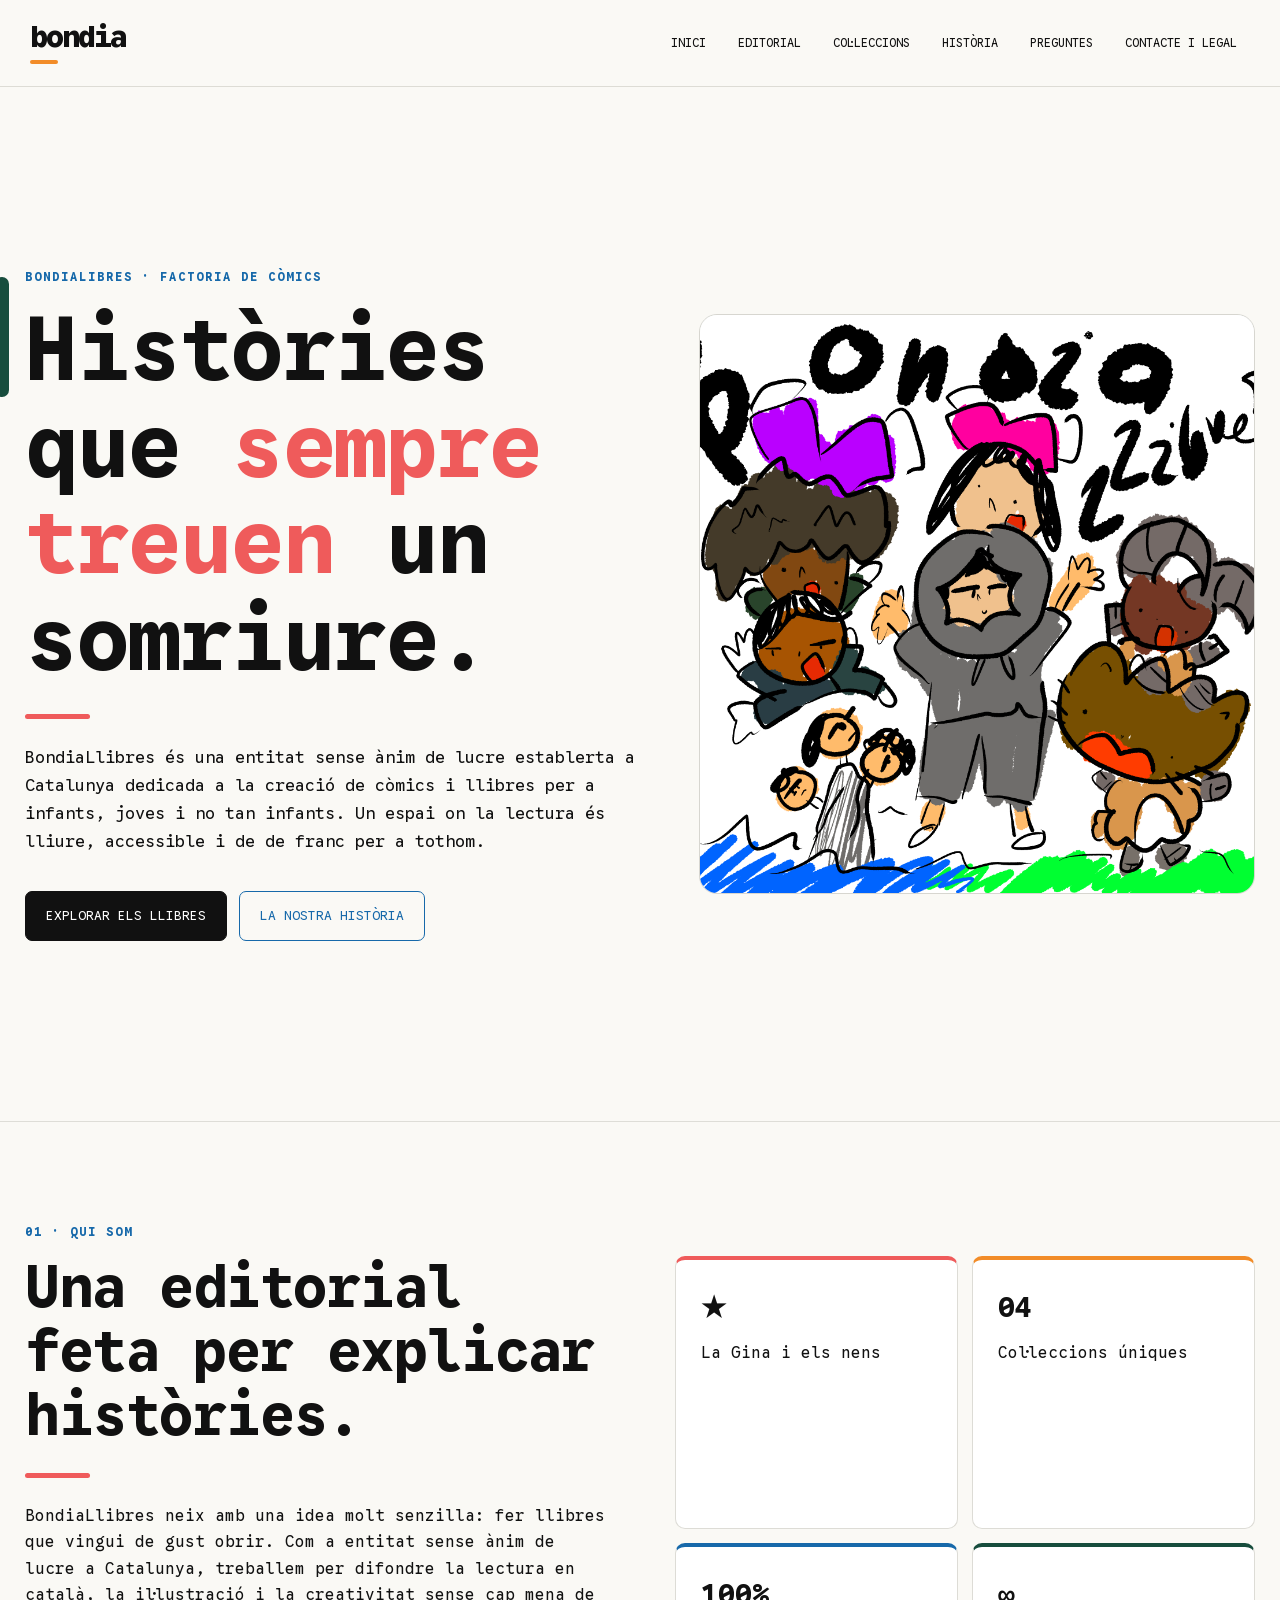
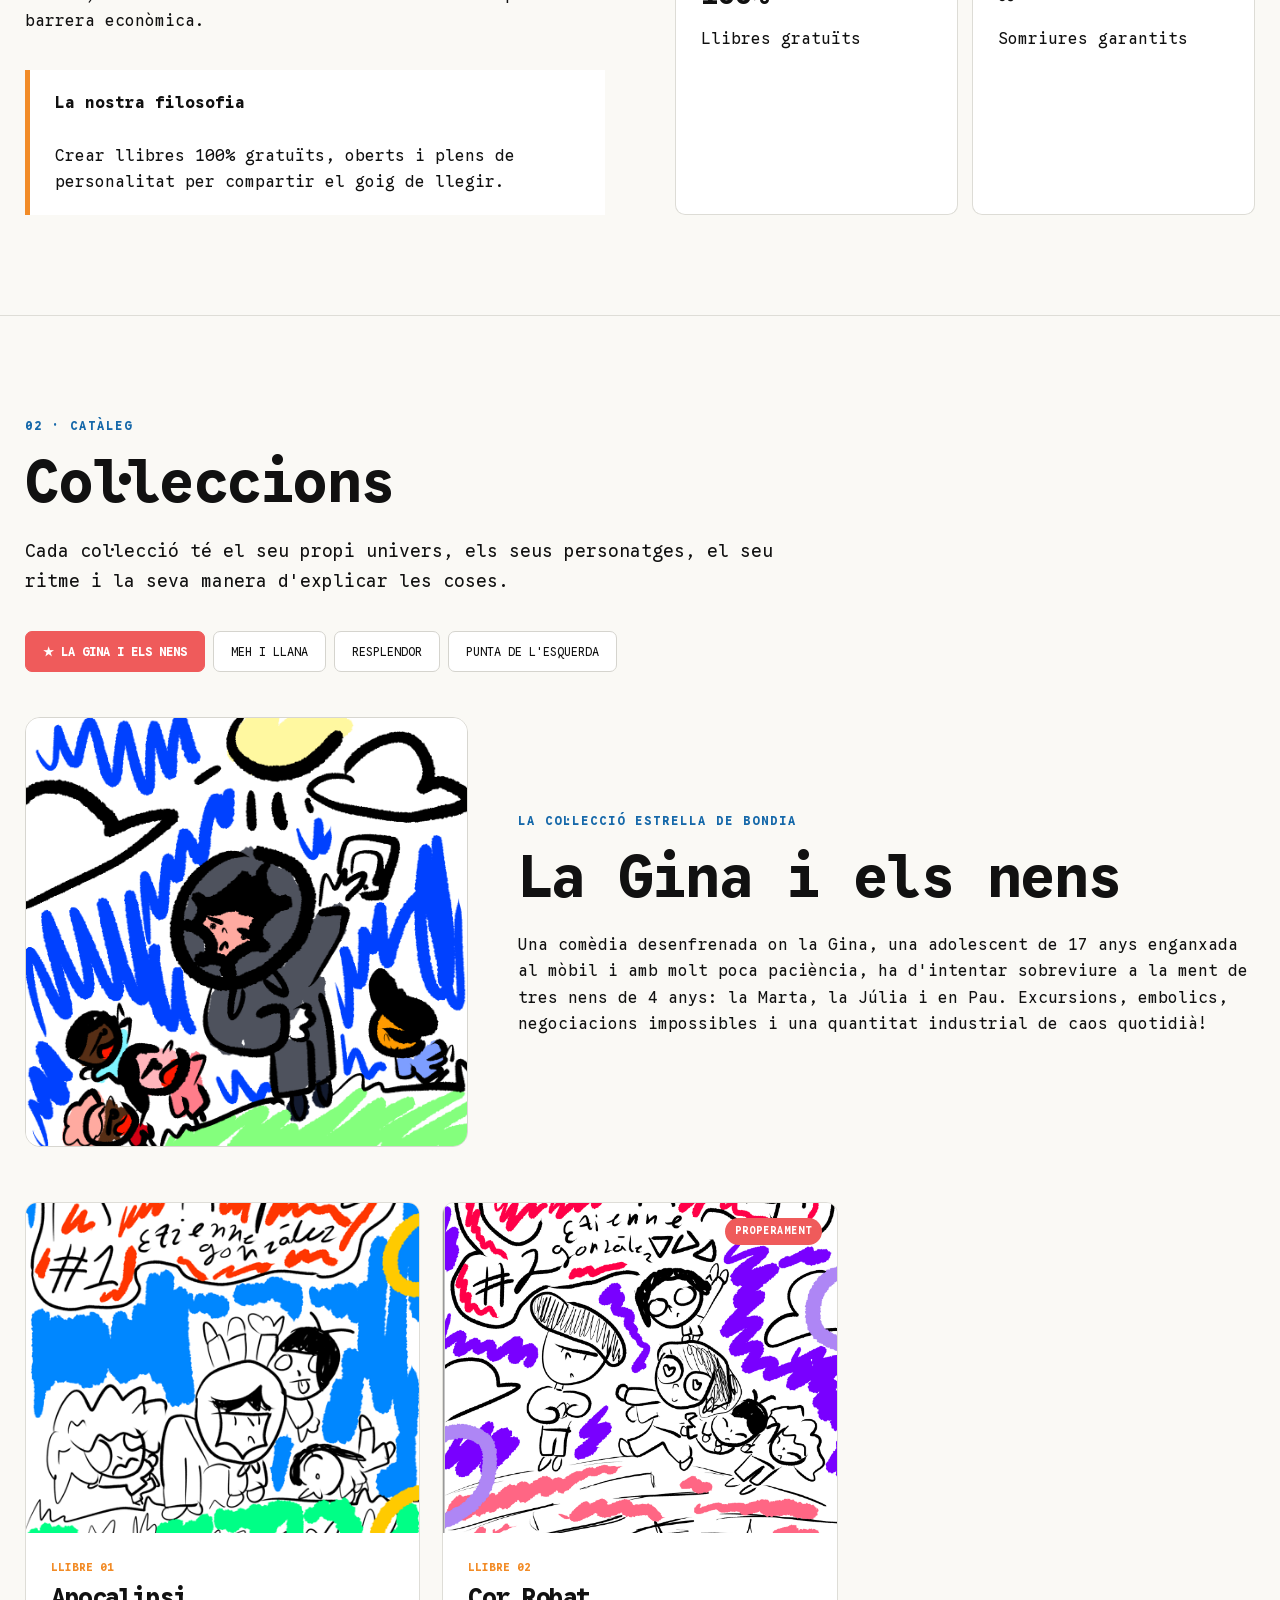
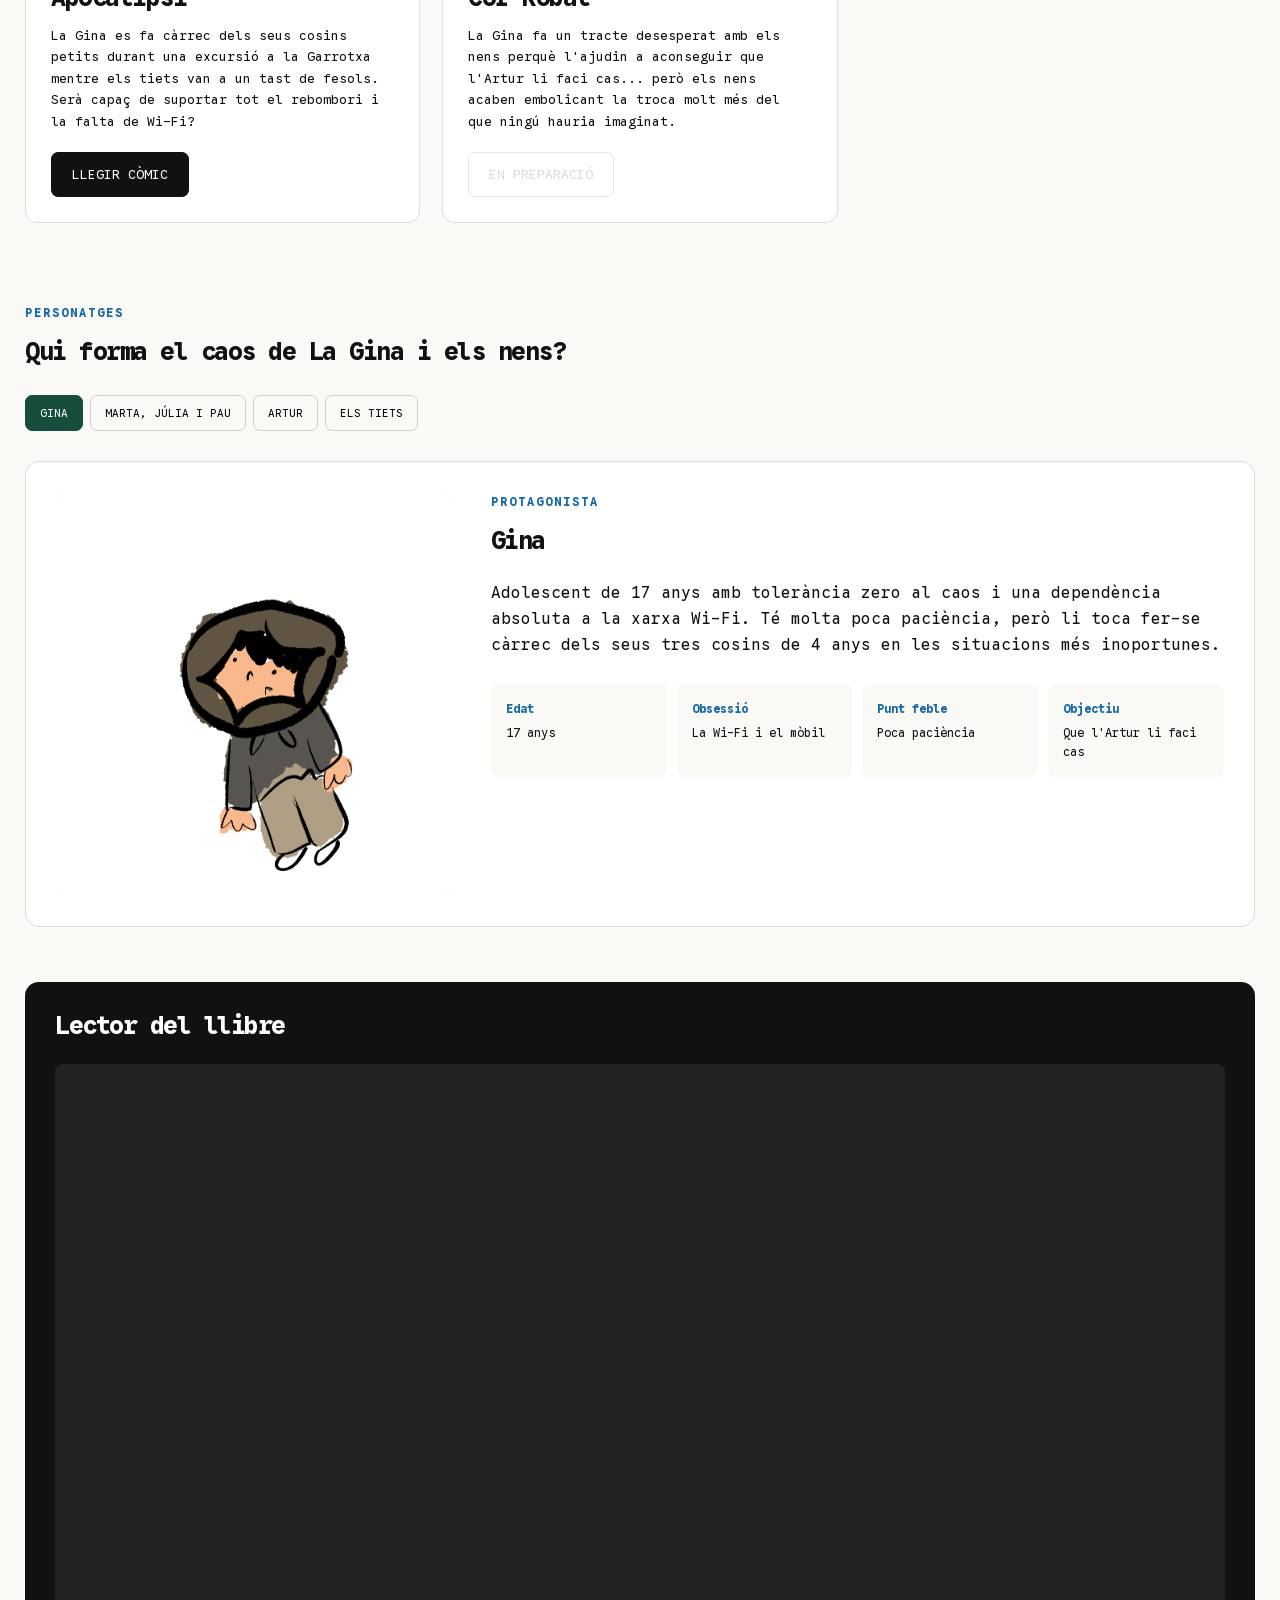
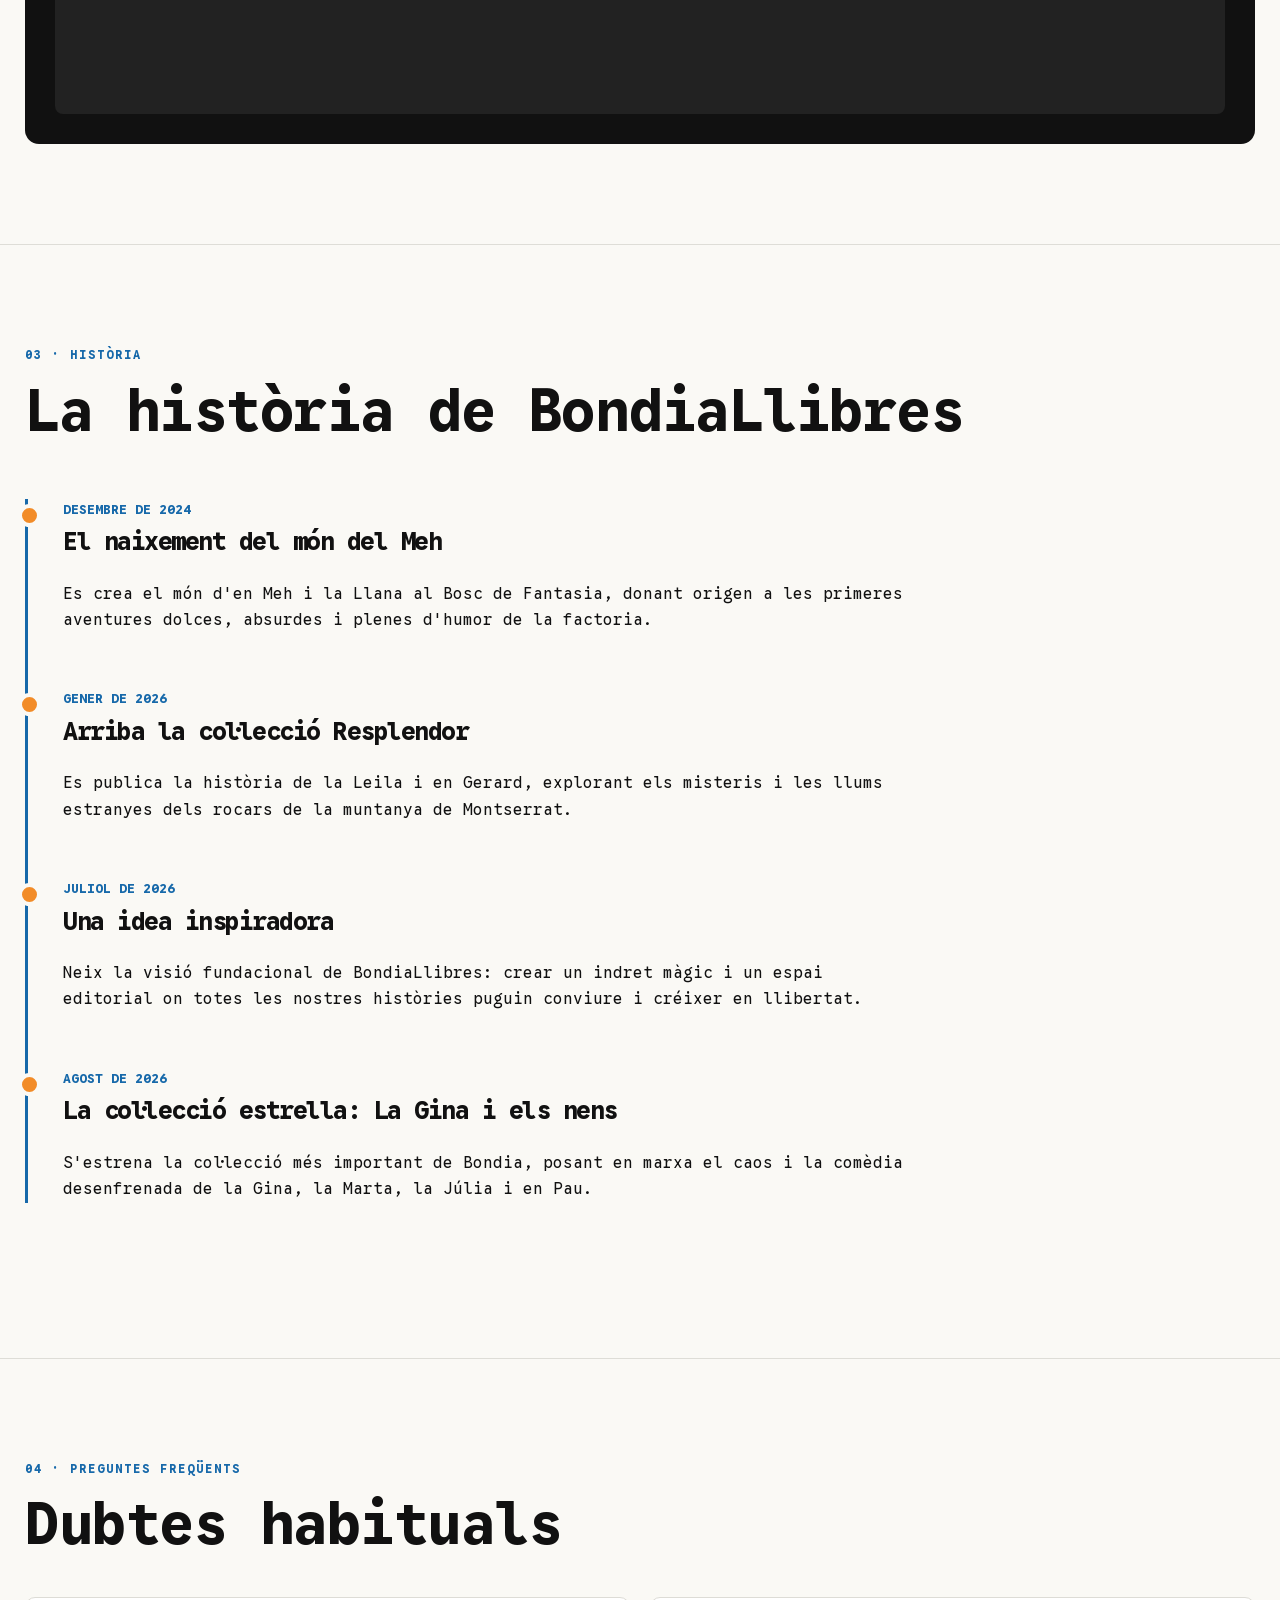
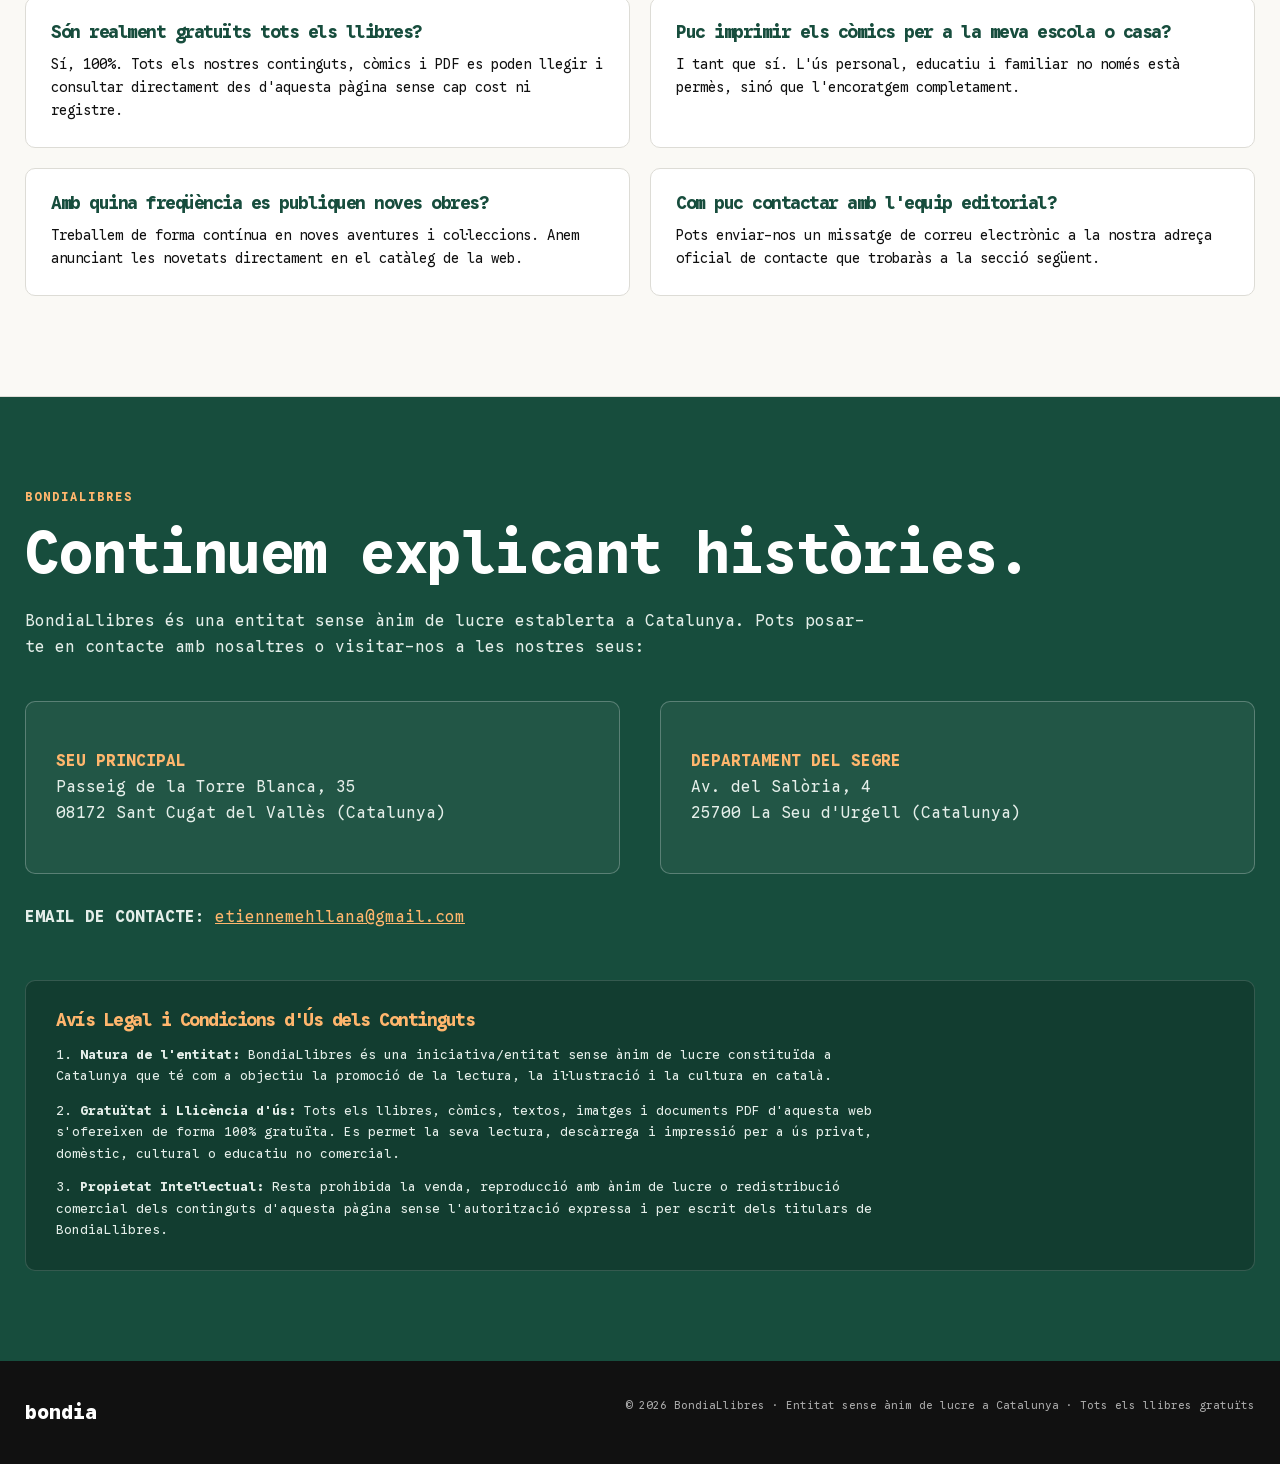
<file: bondiallibres.html>
<!DOCTYPE html>
<html lang="ca">
<head>
  <meta charset="UTF-8">
  <meta name="viewport" content="width=device-width, initial-scale=1.0">

  <title>BondiaLlibres — Factoria de còmics i llibres</title>

  <link rel="preconnect" href="https://fonts.googleapis.com">
  <link rel="preconnect" href="https://fonts.gstatic.com" crossorigin>
  <link href="https://fonts.googleapis.com/css2?family=Google+Sans+Code:ital,wght@0,300..800;1,300..800&display=swap" rel="stylesheet">

  <style>
    :root {
      --orange: #f28c28;
      --coral: #ef5b5b;
      --green: #174d3d;
      --sapphire: #1769aa;
      --black: #111111;
      --white: #ffffff;
      --cream: #faf9f5;
      --grey: #ecebe6;
      --light-blue: #edf5fa;
    }

    * {
      box-sizing: border-box;
    }

    html {
      scroll-behavior: smooth;
    }

    body {
      margin: 0;
      background: var(--cream);
      color: var(--black);
      font-family: "Google Sans Code", monospace;
      font-weight: 400;
      line-height: 1.65;
    }

    a {
      color: inherit;
      text-decoration: none;
    }

    button, input {
      font-family: inherit;
    }

    /* HEADER */
    header {
      position: sticky;
      top: 0;
      z-index: 1000;
      background: rgba(250, 249, 245, 0.96);
      border-bottom: 1px solid #dddcd5;
      backdrop-filter: blur(10px);
    }

    .header-inner {
      max-width: 1400px;
      margin: auto;
      min-height: 86px;
      padding: 15px 30px;
      display: flex;
      align-items: center;
      justify-content: space-between;
      gap: 30px;
    }

    .logo {
      font-size: 30px;
      font-weight: 800;
      letter-spacing: -2px;
      line-height: 1;
      color: var(--black);
      position: relative;
    }

    .logo::after {
      content: "";
      display: block;
      width: 28px;
      height: 4px;
      margin-top: 8px;
      background: var(--orange);
      border-radius: 10px;
    }

    nav {
      display: flex;
      flex-wrap: wrap;
      justify-content: flex-end;
      gap: 6px;
    }

    nav a {
      padding: 9px 13px;
      font-size: 12px;
      border-radius: 8px;
      transition: 0.2s ease;
    }

    nav a:hover {
      background: var(--black);
      color: white;
    }

    /* GENERAL */
    .container {
      width: min(1400px, calc(100% - 50px));
      margin: auto;
    }

    .section {
      padding: 100px 0;
      border-bottom: 1px solid #deddd7;
    }

    .eyebrow {
      color: var(--sapphire);
      font-size: 12px;
      font-weight: 700;
      text-transform: uppercase;
      letter-spacing: 2px;
      margin-bottom: 15px;
    }

    h1, h2, h3, h4 {
      margin-top: 0;
      line-height: 1.1;
      letter-spacing: -1.5px;
    }

    h1 {
      font-size: clamp(42px, 7vw, 88px);
      max-width: 900px;
      margin-bottom: 25px;
    }

    h2 {
      font-size: clamp(34px, 5vw, 58px);
      margin-bottom: 22px;
    }

    h3 {
      font-size: 25px;
    }

    p {
      max-width: 850px;
    }

    .lead {
      font-size: 18px;
      max-width: 800px;
    }

    .accent-line {
      width: 65px;
      height: 5px;
      border-radius: 10px;
      background: var(--coral);
      margin: 25px 0;
    }

    /* HERO */
    .hero {
      min-height: 750px;
      display: grid;
      grid-template-columns: 1.05fr 0.95fr;
      align-items: center;
      gap: 60px;
      padding: 80px 0;
    }

    .hero-copy {
      position: relative;
    }

    .hero-copy::before {
      content: "";
      position: absolute;
      width: 14px;
      height: 120px;
      left: -30px;
      top: 10px;
      background: var(--green);
      border-radius: 20px;
    }

    .hero h1 span {
      color: var(--coral);
    }

    .hero-description {
      font-size: 17px;
      max-width: 700px;
    }

    .hero-buttons {
      display: flex;
      flex-wrap: wrap;
      gap: 12px;
      margin-top: 35px;
    }

    .button {
      display: inline-block;
      padding: 13px 20px;
      border: 1px solid var(--black);
      border-radius: 7px;
      font-size: 13px;
      transition: 0.2s ease;
      background: transparent;
      cursor: pointer;
    }

    .button:hover {
      transform: translateY(-2px);
    }

    .button.primary {
      background: var(--black);
      color: white;
    }

    .button.blue {
      border-color: var(--sapphire);
      color: var(--sapphire);
    }

    .button.disabled {
      opacity: 0.5;
      cursor: not-allowed;
      border-color: #ccc;
    }

    .hero-image {
      min-height: 580px;
      background: linear-gradient(135deg, rgba(23,77,61,.08), rgba(23,105,170,.08)), white;
      border: 1px solid #d7d6d0;
      border-radius: 18px;
      display: flex;
      align-items: center;
      justify-content: center;
      position: relative;
      overflow: hidden;
    }

    .hero-image img {
      width: 100%;
      height: 100%;
      object-fit: cover;
      position: absolute;
      inset: 0;
    }

    /* EDITORIAL */
    .editorial-grid {
      display: grid;
      grid-template-columns: 1fr 1fr;
      gap: 70px;
    }

    .editorial-text {
      font-size: 16px;
    }

    .editorial-note {
      border-left: 5px solid var(--orange);
      padding: 20px 25px;
      background: white;
      margin-top: 35px;
    }

    .facts {
      display: grid;
      grid-template-columns: repeat(2, 1fr);
      gap: 14px;
    }

    .fact {
      background: white;
      border: 1px solid #dddcd6;
      padding: 25px;
      border-radius: 10px;
    }

    .fact strong {
      display: block;
      font-size: 28px;
      margin-bottom: 8px;
    }

    .fact:nth-child(1) { border-top: 4px solid var(--coral); }
    .fact:nth-child(2) { border-top: 4px solid var(--orange); }
    .fact:nth-child(3) { border-top: 4px solid var(--sapphire); }
    .fact:nth-child(4) { border-top: 4px solid var(--green); }

    /* COLLECTIONS */
    .collection-tabs {
      display: flex;
      flex-wrap: wrap;
      gap: 8px;
      margin: 35px 0 45px;
    }

    .collection-tab {
      cursor: pointer;
      background: white;
      color: var(--black);
      border: 1px solid #d5d4ce;
      border-radius: 7px;
      padding: 12px 17px;
      font-family: inherit;
      font-size: 12px;
      transition: 0.2s;
    }

    .collection-tab:hover,
    .collection-tab.active {
      background: var(--black);
      color: white;
      border-color: var(--black);
    }

    .collection-tab.star {
      border-color: var(--coral);
      color: var(--coral);
      font-weight: 700;
    }

    .collection-tab.star:hover,
    .collection-tab.star.active {
      background: var(--coral);
      color: white;
    }

    .collection {
      display: none;
    }

    .collection.active {
      display: block;
      animation: appear 0.3s ease;
    }

    @keyframes appear {
      from { opacity: 0; transform: translateY(8px); }
      to { opacity: 1; transform: translateY(0); }
    }

    .collection-header {
      display: grid;
      grid-template-columns: 0.75fr 1.25fr;
      gap: 50px;
      align-items: center;
      margin-bottom: 55px;
    }

    .collection-header.no-cover {
      display: block;
    }

    .collection-cover {
      height: 430px;
      background: white;
      border: 1px solid #d7d6d0;
      border-radius: 15px;
      overflow: hidden;
    }

    .collection-cover img {
      width: 100%;
      height: 100%;
      object-fit: cover;
    }

    .collection-description {
      font-size: 16px;
    }

    .book-grid {
      display: grid;
      grid-template-columns: repeat(3, 1fr);
      gap: 22px;
    }

    .book-card {
      background: white;
      border: 1px solid #deddd7;
      border-radius: 12px;
      overflow: hidden;
      transition: 0.2s ease;
      position: relative;
    }

    .book-card:hover {
      transform: translateY(-4px);
      box-shadow: 0 12px 35px rgba(0,0,0,.07);
    }

    .book-image {
      height: 330px;
      background: #f2f1ed;
      position: relative;
    }

    .book-image img {
      width: 100%;
      height: 100%;
      object-fit: cover;
    }

    .book-badge {
      position: absolute;
      top: 15px;
      right: 15px;
      background: var(--coral);
      color: white;
      font-size: 10px;
      font-weight: 700;
      padding: 5px 10px;
      border-radius: 20px;
      text-transform: uppercase;
      letter-spacing: 1px;
    }

    .book-content {
      padding: 25px;
    }

    .book-number {
      color: var(--orange);
      font-size: 11px;
      font-weight: 700;
      margin-bottom: 8px;
    }

    .book-content h3 {
      margin-bottom: 13px;
    }

    .book-content p {
      font-size: 13px;
      margin-bottom: 20px;
    }

    /* PERSONATGES */
    .characters-section {
      margin-top: 80px;
    }

    .character-tabs {
      display: flex;
      flex-wrap: wrap;
      gap: 7px;
      margin: 30px 0;
    }

    .character-tab {
      cursor: pointer;
      padding: 10px 14px;
      background: transparent;
      border: 1px solid #d0cfca;
      border-radius: 7px;
      font-family: inherit;
      font-size: 11px;
    }

    .character-tab.active {
      background: var(--green);
      color: white;
      border-color: var(--green);
    }

    .character {
      display: none;
      grid-template-columns: 0.7fr 1.3fr;
      gap: 40px;
      padding: 30px;
      background: white;
      border: 1px solid #dddcd6;
      border-radius: 14px;
    }

    .character.character-full-width {
      grid-template-columns: 1fr;
    }

    .character.active {
      display: grid;
      animation: appear .3s ease;
    }

    .character-image {
      min-height: 360px;
      background: var(--light-blue);
      border-radius: 10px;
      overflow: hidden;
    }

    .character-image img {
      width: 100%;
      height: 100%;
      min-height: 360px;
      object-fit: cover;
      border-radius: 10px;
    }

    .character-data {
      display: grid;
      grid-template-columns: repeat(4, 1fr);
      gap: 10px;
      margin-top: 25px;
    }

    .data-box {
      background: var(--cream);
      padding: 15px;
      border-radius: 7px;
      font-size: 12px;
    }

    .data-box strong {
      display: block;
      color: var(--sapphire);
      margin-bottom: 4px;
    }

    /* PDF SECTION */
    .pdf-section {
      margin-top: 55px;
      background: #111;
      color: white;
      padding: 30px;
      border-radius: 14px;
    }

    .pdf-section h3 {
      color: white;
    }

    .pdf-container {
      width: 100%;
      height: 650px;
      border-radius: 8px;
      overflow: hidden;
      margin-top: 20px;
      background: #222;
    }

    /* HISTÒRIA */
    .timeline {
      max-width: 950px;
      margin-top: 55px;
      border-left: 3px solid var(--sapphire);
      padding-left: 35px;
    }

    .timeline-item {
      margin-bottom: 55px;
      position: relative;
    }

    .timeline-item::before {
      content: "";
      position: absolute;
      left: -45px;
      top: 5px;
      width: 15px;
      height: 15px;
      background: var(--orange);
      border: 4px solid var(--cream);
      border-radius: 50%;
    }

    .timeline-year {
      color: var(--sapphire);
      font-weight: 700;
      font-size: 13px;
      margin-bottom: 8px;
    }

    /* FAQ SECTION */
    .faq-grid {
      display: grid;
      grid-template-columns: repeat(2, 1fr);
      gap: 20px;
      margin-top: 40px;
    }

    .faq-item {
      background: white;
      border: 1px solid #dddcd6;
      padding: 25px;
      border-radius: 10px;
    }

    .faq-item h3 {
      font-size: 18px;
      color: var(--green);
      margin-bottom: 10px;
    }

    .faq-item p {
      font-size: 14px;
      margin: 0;
    }

    /* CONTACTE & LEGAL */
    .contact {
      background: var(--green);
      color: white;
      padding: 90px 0;
    }

    .contact h2 { color: white; }
    .contact p { color: #e4eee9; }

    .contact-grid {
      display: grid;
      grid-template-columns: 1fr 1fr;
      gap: 40px;
    }

    .contact-card {
      padding: 30px;
      border: 1px solid rgba(255,255,255,.25);
      border-radius: 10px;
      background: rgba(255,255,255,.05);
    }

    .contact-card strong { color: #ffb66d; }

    .legal-box {
      margin-top: 50px;
      padding: 30px;
      background: rgba(0, 0, 0, 0.2);
      border-radius: 10px;
      border: 1px solid rgba(255,255,255,0.15);
      font-size: 13px;
    }

    .legal-box h3 {
      color: #ffb66d;
      font-size: 18px;
      margin-bottom: 12px;
    }

    /* FOOTER */
    footer {
      background: var(--black);
      color: white;
      padding: 35px 0;
    }

    .footer-inner {
      max-width: 1400px;
      width: calc(100% - 50px);
      margin: auto;
      display: flex;
      justify-content: space-between;
      gap: 20px;
      flex-wrap: wrap;
      font-size: 11px;
      color: #aaa;
    }

    .footer-logo {
      color: white;
      font-size: 20px;
      font-weight: 800;
    }

    @media (max-width: 1000px) {
      .hero, .editorial-grid, .collection-header, .contact-grid, .faq-grid {
        grid-template-columns: 1fr;
      }
      .book-grid { grid-template-columns: repeat(2, 1fr); }
      .character.active { grid-template-columns: 1fr; }
      .hero-image { min-height: 450px; }
      .character-data { grid-template-columns: repeat(2, 1fr); }
    }

    @media (max-width: 650px) {
      .header-inner { align-items: flex-start; flex-direction: column; }
      nav { justify-content: flex-start; }
      .section { padding: 65px 0; }
      .container { width: min(100% - 30px, 1400px); }
      .book-grid, .facts, .character-data { grid-template-columns: 1fr; }
      .book-image { height: 390px; }
    }
  </style>
</head>

<body>

  <header>
    <div class="header-inner">
      <a href="#inici" class="logo">bondia</a>
      <nav>
        <a href="#inici">INICI</a>
        <a href="#editorial">EDITORIAL</a>
        <a href="#colleccions">COL·LECCIONS</a>
        <a href="#historia">HISTÒRIA</a>
        <a href="#faq">PREGUNTES</a>
        <a href="#contacte">CONTACTE I LEGAL</a>
      </nav>
    </div>
  </header>

  <main>

    <!-- HERO -->
    <section class="section" id="inici">
      <div class="container hero">
        <div class="hero-copy">
          <div class="eyebrow">BONDIALIBRES · FACTORIA DE CÒMICS</div>
          <h1>Històries que <span>sempre treuen</span> un somriure.</h1>
          <div class="accent-line"></div>
          <p class="hero-description">
            BondiaLlibres és una entitat sense ànim de lucre establerta a Catalunya dedicada a la creació de còmics i llibres per a infants, joves i no tan infants. Un espai on la lectura és lliure, accessible i de de franc per a tothom.
          </p>
          <div class="hero-buttons">
            <a class="button primary" href="#colleccions">EXPLORAR ELS LLIBRES</a>
            <a class="button blue" href="#historia">LA NOSTRA HISTÒRIA</a>
          </div>
        </div>

        <div class="hero-image">
          <img src="hero-banner.png" alt="Portada principal de BondiaLlibres">
        </div>
      </div>
    </section>

    <!-- EDITORIAL -->
    <section class="section" id="editorial">
      <div class="container">
        <div class="eyebrow">01 · QUI SOM</div>
        <div class="editorial-grid">
          <div>
            <h2>Una editorial feta per explicar històries.</h2>
            <div class="accent-line"></div>
            <p class="editorial-text">
              BondiaLlibres neix amb una idea molt senzilla: fer llibres que vingui de gust obrir. Com a entitat sense ànim de lucre a Catalunya, treballem per difondre la lectura en català, la il·lustració i la creativitat sense cap mena de barrera econòmica.
            </p>
            <div class="editorial-note">
              <strong>La nostra filosofia</strong><br><br>
              Crear llibres 100% gratuïts, oberts i plens de personalitat per compartir el goig de llegir.
            </div>
          </div>
          <div class="facts">
            <div class="fact"><strong>★</strong> La Gina i els nens</div>
            <div class="fact"><strong>04</strong> Col·leccions úniques</div>
            <div class="fact"><strong>100%</strong> Llibres gratuïts</div>
            <div class="fact"><strong>∞</strong> Somriures garantits</div>
          </div>
        </div>
      </div>
    </section>

    <!-- COL·LECCIONS -->
    <section class="section" id="colleccions">
      <div class="container">
        <div class="eyebrow">02 · CATÀLEG</div>
        <h2>Col·leccions</h2>
        <p class="lead">
          Cada col·lecció té el seu propi univers, els seus personatges, el seu ritme i la seva manera d'explicar les coses.
        </p>

        <div class="collection-tabs">
          <button class="collection-tab star active" onclick="showCollection('gina', event)">★ LA GINA I ELS NENS</button>
          <button class="collection-tab" onclick="showCollection('meh', event)">MEH I LLANA</button>
          <button class="collection-tab" onclick="showCollection('resplendor', event)">RESPLENDOR</button>
          <button class="collection-tab" onclick="showCollection('punta', event)">PUNTA DE L'ESQUERDA</button>
        </div>

        <!-- 1. LA GINA I ELS NENS (COL·LECCIÓ PRINCIPAL) -->
        <div class="collection active" id="gina">
          <div class="collection-header">
            <div class="collection-cover">
              <img src="cover-la-gina-i-els-nens.png" alt="Col·lecció La Gina i els nens">
            </div>
            <div class="collection-description">
              <div class="eyebrow">LA COL·LECCIÓ ESTRELLA DE BONDIA</div>
              <h2>La Gina i els nens</h2>
              <p>
                Una comèdia desenfrenada on la Gina, una adolescent de 17 anys enganxada al mòbil i amb molt poca paciència, ha d'intentar sobreviure a la ment de tres nens de 4 anys: la Marta, la Júlia i en Pau. Excursions, embolics, negociacions impossibles i una quantitat industrial de caos quotidià!
              </p>
            </div>
          </div>

          <div class="book-grid">
            <!-- LLIBRE 01 -->
            <article class="book-card">
              <div class="book-image">
                <img src="book-gina-apocalipsi.png" alt="La Gina i els nens: Apocalipsi">
              </div>
              <div class="book-content">
                <div class="book-number">LLIBRE 01</div>
                <h3>Apocalipsi</h3>
                <p>
                  La Gina es fa càrrec dels seus cosins petits durant una excursió a la Garrotxa mentre els tiets van a un tast de fesols. Serà capaç de suportar tot el rebombori i la falta de Wi-Fi?
                </p>
                <button class="button primary" onclick="openPDF('gina-llibre-1-apocalipsi.pdf')">LLEGIR CÒMIC</button>
              </div>
            </article>

            <!-- LLIBRE 02 (PROPERAMENT) -->
            <article class="book-card">
              <div class="book-image">
                <span class="book-badge">PROPERAMENT</span>
                <img src="book-gina-cor-robat.png" alt="La Gina i els nens: Cor Robat">
              </div>
              <div class="book-content">
                <div class="book-number">LLIBRE 02</div>
                <h3>Cor Robat</h3>
                <p>
                  La Gina fa un tracte desesperat amb els nens perquè l'ajudin a aconseguir que l'Artur li faci cas... però els nens acaben embolicant la troca molt més del que ningú hauria imaginat.
                </p>
                <button class="button disabled" disabled>EN PREPARACIÓ</button>
              </div>
            </article>
          </div>

          <!-- PERSONATGES LA GINA I ELS NENS -->
          <div class="characters-section">
            <div class="eyebrow">PERSONATGES</div>
            <h3>Qui forma el caos de La Gina i els nens?</h3>

            <div class="character-tabs">
              <button class="character-tab active" onclick="showCharacter('gina-character')">GINA</button>
              <button class="character-tab" onclick="showCharacter('nens-character')">MARTA, JÚLIA I PAU</button>
              <button class="character-tab" onclick="showCharacter('artur-character')">ARTUR</button>
              <button class="character-tab" onclick="showCharacter('tiets-character')">ELS TIETS</button>
            </div>

            <!-- GINA -->
            <div class="character active" id="gina-character">
              <div class="character-image"><img src="char-gina.png" alt="Personatge Gina"></div>
              <div>
                <div class="eyebrow">PROTAGONISTA</div>
                <h3>Gina</h3>
                <p>Adolescent de 17 anys amb tolerància zero al caos i una dependència absoluta a la xarxa Wi-Fi. Té molta poca paciència, però li toca fer-se càrrec dels seus tres cosins de 4 anys en les situacions més inoportunes.</p>
                <div class="character-data">
                  <div class="data-box"><strong>Edat</strong> 17 anys</div>
                  <div class="data-box"><strong>Obsessió</strong> La Wi-Fi i el mòbil</div>
                  <div class="data-box"><strong>Punt feble</strong> Poca paciència</div>
                  <div class="data-box"><strong>Objectiu</strong> Que l'Artur li faci cas</div>
                </div>
              </div>
            </div>

            <!-- ELS NENS -->
            <div class="character" id="nens-character">
              <div class="character-image"><img src="char-nens.png" alt="La Marta, la Júlia i en Pau"></div>
              <div>
                <div class="eyebrow">EL TRIO DEL REBOMBORI</div>
                <h3>Marta, Júlia i Pau</h3>
                <p>Tres nens de 4 anys completament bojos, estrafolaris i extremadament innocents. A vegades intenten col·laborar amb la Gina, però el 99% de les vegades acaben generant un descontrol absolut on van.</p>
                <div class="character-data">
                  <div class="data-box"><strong>Edat</strong> 4 anys</div>
                  <div class="data-box"><strong>Personalitat</strong> Innocents i imprevisibles</div>
                  <div class="data-box"><strong>Especialitat</strong> Embolicar la troca</div>
                  <div class="data-box"><strong>Habilitat</strong> Trens de caos instantanis</div>
                </div>
              </div>
            </div>

            <!-- ARTUR -->
            <div class="character" id="artur-character">
              <div class="character-image"><img src="char-artur.png" alt="Personatge Artur"></div>
              <div>
                <div class="eyebrow">L'INTERÈS AMORÓS</div>
                <h3>Artur</h3>
                <p>El noi que li agrada a la Gina. És completament inaccessible i sembla tenir com a passatemps dir-li que "no" a la Gina per a qualsevol pla que ella proposi.</p>
                <div class="character-data">
                  <div class="data-box"><strong>Rol</strong> Interès amorós</div>
                  <div class="data-box"><strong>Actitud</strong> Inaccessible</div>
                  <div class="data-box"><strong>Frase típica</strong> "No."</div>
                  <div class="data-box"><strong>Estat</strong> Objectiu del pla "Cor Robat"</div>
                </div>
              </div>
            </div>

            <!-- ELS TIETS -->
            <div class="character" id="tiets-character">
              <div class="character-image"><img src="char-tiets.png" alt="Els Tiets"></div>
              <div>
                <div class="eyebrow">PAPA I MAMA DELS NENS</div>
                <h3>Els Tiets</h3>
                <p>Els pares de la Marta, la Júlia i en Pau. Experten en demanar a la Gina que cuidi dels nens amb l'excusa d'anar a esdeveniments absolutament crucials com un tast de fesols a la Garrotxa.</p>
                <div class="character-data">
                  <div class="data-box"><strong>Rol</strong> Tiets de la Gina</div>
                  <div class="data-box"><strong>Prioritat</strong> Marxar de tastets</div>
                  <div class="data-box"><strong>Estratègia</strong> Deixar els nens a la Gina</div>
                  <div class="data-box"><strong>Ubicació favorita</strong> La Garrotxa</div>
                </div>
              </div>
            </div>

          </div>
        </div>

        <!-- 2. MEH I LLANA -->
        <div class="collection" id="meh">
          <div class="collection-header">
            <div class="collection-cover">
              <img src="cover-meh-i-llana.png" alt="Col·lecció Meh i Llana">
            </div>
            <div class="collection-description">
              <div class="eyebrow">COL·LECCIÓ 02</div>
              <h2>Meh i Llana</h2>
              <p>
                En Meh i la Llana són un gatcabra i una cabra que viuen al Bosc de Fantasia, un indret màgic i ple de menjar, on cada dia és una cosa completament absurda i sense lògica. Acompanya'ls a viure moltes aventures en companyia dels seus amics!
              </p>
            </div>
          </div>

          <div class="book-grid">
            <article class="book-card">
              <div class="book-image">
                <img src="book-tempesta-de-sucre.png" alt="Meh i Llana: El misteri de la Tempesta de Sucre!">
              </div>
              <div class="book-content">
                <div class="book-number">LLIBRE 01</div>
                <h3>El misteri de la Tempesta de Sucre!</h3>
                <p>
                  En Zamboni i la seva màquina han provocat un caos dolç a tot el bosc i els amics han d'impedir que vagi a més! Aconseguiran parar la tempesta i reunir els ingredients màgics?
                </p>
                <button class="button" onclick="openPDF('meh-llibre-1.pdf')">VEURE EL LLIBRE</button>
              </div>
            </article>
          </div>

          <!-- PERSONATGES MEH I LLANA -->
          <div class="characters-section">
            <div class="eyebrow">PERSONATGES</div>
            <h3>Qui viu al Bosc de Fantasia?</h3>

            <div class="character-tabs">
              <button class="character-tab active" onclick="showCharacter('meh-character')">MEH</button>
              <button class="character-tab" onclick="showCharacter('llana-character')">LLANA</button>
              <button class="character-tab" onclick="showCharacter('lola-character')">LOLA</button>
              <button class="character-tab" onclick="showCharacter('rocky-character')">ROCKY</button>
              <button class="character-tab" onclick="showCharacter('tano-character')">TANO</button>
              <button class="character-tab" onclick="showCharacter('dolcet-character')">DOLÇET</button>
              <button class="character-tab" onclick="showCharacter('zamboni-character')">ZAMBONI</button>
            </div>

            <div class="character active" id="meh-character">
              <div class="character-image"><img src="char-meh.png" alt="Personatge Meh"></div>
              <div>
                <div class="eyebrow">PERSONATGE PRINCIPAL</div>
                <h3>Meh</h3>
                <p>En Meh és un gatcabra boig que sempre vol menjar! És el rei d'embolicar la troca i no para de dir frases uniques i divertides durant les seves aventures.</p>
                <div class="character-data">
                  <div class="data-box"><strong>Personalitat</strong> Boig i glotó</div>
                  <div class="data-box"><strong>Espècie</strong> Gatcabra</div>
                  <div class="data-box"><strong>Frases típiques</strong> "Míwing!", "Llaneta!", "Pa de pessic!"</div>
                  <div class="data-box"><strong>Punt feble</strong> Embolica la troca fàcilment</div>
                </div>
              </div>
            </div>

            <div class="character" id="llana-character">
              <div class="character-image"><img src="char-llana.png" alt="Personatge Llana"></div>
              <div>
                <div class="eyebrow">PERSONATGE PRINCIPAL</div>
                <h3>Llana</h3>
                <p>La Llana és una cabra boja i hiperactiva. Mai s'està quieta i sempre té un pla boig al cap per resoldre qualsevol situació.</p>
                <div class="character-data">
                  <div class="data-box"><strong>Personalitat</strong> Hiperactiva i enginyosa</div>
                  <div class="data-box"><strong>Espècie</strong> Cabra</div>
                  <div class="data-box"><strong>Habilitat especial</strong> El ball de la cabra boja</div>
                  <div class="data-box"><strong>Superpoder</strong> Plans bojos instantanis</div>
                </div>
              </div>
            </div>

            <div class="character" id="lola-character">
              <div class="character-image"><img src="char-lola.png" alt="Personatge Lola"></div>
              <div>
                <div class="eyebrow">AMIGA DEL BOSC</div>
                <h3>Lola</h3>
                <p>La Lola és la conilla saltadora més àgil de tot el Bosc de Fantasia. Se la passa el dia saltant, ballant i encomanant la seva energia a tothom.</p>
                <div class="character-data">
                  <div class="data-box"><strong>Personalitat</strong> Alegre i energètica</div>
                  <div class="data-box"><strong>Espècie</strong> Conilla</div>
                  <div class="data-box"><strong>Punt fort</strong> La més àgil del bosc</div>
                  <div class="data-box"><strong>Passatemps</strong> Saltar i ballar</div>
                </div>
              </div>
            </div>

            <div class="character" id="rocky-character">
              <div class="character-image"><img src="char-rocky.png" alt="Personatge Rocky"></div>
              <div>
                <div class="eyebrow">AMIC DEL BOSC</div>
                <h3>Rocky</h3>
                <p>En Rocky és un os rentador explorador al qual li encanta escalar els arbres més alts. Té una debilitat absoluta per la canyella!</p>
                <div class="character-data">
                  <div class="data-box"><strong>Personalitat</strong> Explorador i golut</div>
                  <div class="data-box"><strong>Espècie</strong> Os rentador</div>
                  <div class="data-box"><strong>Li encanta</strong> La canyella</div>
                  <div class="data-box"><strong>Habilitat</strong> Escalar arbres altíssims</div>
                </div>
              </div>
            </div>

            <div class="character" id="tano-character">
              <div class="character-image"><img src="char-tano.png" alt="Personatge Tano"></div>
              <div>
                <div class="eyebrow">AMIC DEL BOSC</div>
                <h3>Tano</h3>
                <p>En Tano és un armadillo molt simpàtic que té una obsessió completament boja amb els túnels i excavar camins subterranis per tot el bosc.</p>
                <div class="character-data">
                  <div class="data-box"><strong>Personalitat</strong> Perseverant i curiós</div>
                  <div class="data-box"><strong>Espècie</strong> Armadillo</div>
                  <div class="data-box"><strong>Obsessió</strong> Els túnels</div>
                  <div class="data-box"><strong>Especialitat</strong> Navilier subterrani</div>
                </div>
              </div>
            </div>

            <div class="character" id="dolcet-character">
              <div class="character-image"><img src="char-dolcet.png" alt="Personatge Dolçet"></div>
              <div>
                <div class="eyebrow">PASTISSER MÀGIC</div>
                <h3>Dolçet</h3>
                <p>En Dolçet és l'elf pastisser de la Muntanya de la Dolçor. Sempre està cuinant receptes màgiques i postres increïbles per a tots els habitants del bosc.</p>
                <div class="character-data">
                  <div class="data-box"><strong>Personalitat</strong> Treballador i dolç</div>
                  <div class="data-box"><strong>Espècie</strong> Elf</div>
                  <div class="data-box"><strong>Lloc d'origen</strong> Muntanya de la Dolçor</div>
                  <div class="data-box"><strong>Professió</strong> Pastisser màgic</div>
                </div>
              </div>
            </div>

            <div class="character" id="zamboni-character">
              <div class="character-image"><img src="char-zamboni.png" alt="Personatge Zamboni"></div>
              <div>
                <div class="eyebrow">EL VIATGER DEL FUTUR</div>
                <h3>Zamboni</h3>
                <p>En Zamboni és un robot que ha vingut directament del futur. Porta amb ell la famosa "Màquina de la Bogeria", la culpable de desencadenar la Tempesta de Sucre!</p>
                <div class="character-data">
                  <div class="data-box"><strong>Tipus</strong> Robot futurista</div>
                  <div class="data-box"><strong>Origen</strong> El Futur</div>
                  <div class="data-box"><strong>Invent</strong> La Màquina de la Bogeria</div>
                  <div class="data-box"><strong>Efecte</strong> Crea tempestes dolces</div>
                </div>
              </div>
            </div>

          </div>
        </div>

        <!-- 3. RESPLENDOR -->
        <div class="collection" id="resplendor">
          <div class="collection-header">
            <div class="collection-cover">
              <img src="cover-resplendor.png" alt="Col·lecció Resplendor">
            </div>
            <div class="collection-description">
              <div class="eyebrow">COL·LECCIÓ 03</div>
              <h2>Resplendor</h2>
              <p>
                La Leila i en Gerard són dos escolans de Montserrat. Un dia, mentre exploren els entorns del monestir, veuen unes llums inesperades a la muntanya i decideixen esbrinar què són. Una aventura plena de misteri, humor i descobriments a la muntanya màgica!
              </p>
            </div>
          </div>

          <div class="book-grid">
            <article class="book-card">
              <div class="book-image">
                <img src="book-resplendor.png" alt="Llibre Resplendor">
              </div>
              <div class="book-content">
                <div class="book-number">LLIBRE ÚNIC</div>
                <h3>Resplendor</h3>
                <p>
                  Unes llums estranyes apareixen als rocars de Montserrat. Acompanyaràs la Leila i en Gerard a descobrir el secret que s'hi amaga?
                </p>
                <button class="button" onclick="openPDF('resplendor-llibre.pdf')">VEURE EL LLIBRE</button>
              </div>
            </article>
          </div>

          <!-- PERSONATGES RESPLENDOR -->
          <div class="characters-section">
            <div class="eyebrow">PERSONATGES</div>
            <h3>Qui explora la muntanya de Montserrat?</h3>

            <div class="character-tabs">
              <button class="character-tab active" onclick="showCharacter('leila-character')">LEILA</button>
              <button class="character-tab" onclick="showCharacter('gerard-character')">GERARD</button>
              <button class="character-tab" onclick="showCharacter('monjos-character')">ELS MONJOS</button>
            </div>

            <div class="character active" id="leila-character">
              <div class="character-image"><img src="char-leila.png" alt="Personatge Leila"></div>
              <div>
                <div class="eyebrow">ESCOLANA I EXPLORADORA</div>
                <h3>Leila</h3>
                <p>La Leila és una nena decidida, molt aventurera i que no té por de res. Quan veu un misteri, no pot evitar llançar-se a la cerca de respostes sense pensar-s'ho dues vegades.</p>
                <div class="character-data">
                  <div class="data-box"><strong>Personalitat</strong> Aventurera i valenta</div>
                  <div class="data-box"><strong>Rol</strong> Escolana de Montserrat</div>
                  <div class="data-box"><strong>Superpoder</strong> Atreviment absolut</div>
                  <div class="data-box"><strong>Objectiu</strong> Descobrir la resplendor</div>
                </div>
              </div>
            </div>

            <div class="character" id="gerard-character">
              <div class="character-image"><img src="char-gerard.png" alt="Personatge Gerard"></div>
              <div>
                <div class="eyebrow">ESCOLÀ I COMPANYS</div>
                <h3>Gerard</h3>
                <p>En Gerard és el millor amic de la Leila, però és tot el contrari a ella: prudent, poruc i sempre alerta davant de qualsevol perill imprevist.</p>
                <div class="character-data">
                  <div class="data-box"><strong>Personalitat</strong> Prudent i poruc</div>
                  <div class="data-box"><strong>Rol</strong> Escolà de Montserrat</div>
                  <div class="data-box"><strong>Frase típica</strong> "Leila, tinc por!"</div>
                  <div class="data-box"><strong>Punt fort</strong> És molt precavagut</div>
                </div>
              </div>
            </div>

            <div class="character" id="monjos-character">
              <div class="character-image"><img src="char-monjos.png" alt="Els Monjos"></div>
              <div>
                <div class="eyebrow">ACOMPANYANTS</div>
                <h3>Els Monjos</h3>
                <p>Dos monjos tranquils, acollidors i molt bromistes que viuen al monestir. Acompanyen la Leila i en Gerard en la seva aventura donant un toc d'humor i bon consell.</p>
                <div class="character-data">
                  <div class="data-box"><strong>Personalitat</strong> Tranquils i bromistes</div>
                  <div class="data-box"><strong>Residència</strong> Monestir de Montserrat</div>
                  <div class="data-box"><strong>Habilitat</strong> Humor i saviesa</div>
                  <div class="data-box"><strong>Rol</strong> Guies del grup</div>
                </div>
              </div>
            </div>

          </div>
        </div>

        <!-- 4. PUNTA DE L'ESQUERDA -->
        <div class="collection" id="punta">
          <div class="collection-header no-cover">
            <div class="collection-description">
              <div class="eyebrow">COL·LECCIÓ 04 · NOVEL·LA</div>
              <h2>Punta de l'Esquerda</h2>
              <p>
                Una comèdia geogràfica sobre una illa al bell mig del Mediterrani tan vertical i empinada que desafia tota lògica. Un indret inaccessible i incomprensible per a la gent que ve de la "terra plana", habitat únicament per cinc residents sense nom.
              </p>
            </div>
          </div>

          <div class="book-grid">
            <article class="book-card">
              <div class="book-image">
                <img src="book-punta-de-lesquerda.png" alt="Novel·la Punta de l'Esquerda">
              </div>
              <div class="book-content">
                <div class="book-number">NOVEL·LA · LLIBRE ÚNIC</div>
                <h3>Punta de l'Esquerda</h3>
                <p>
                  Quatre quilòmetres d'inclinació vertical, 5 habitants sense nom i un grapat de situacions absurdes que cap habitant de la terra plana aconseguirà entendre mai.
                </p>
                <button class="button" onclick="openPDF('punta-de-lesquerda-llibre.pdf')">VEURE EL LLIBRE</button>
              </div>
            </article>
          </div>

          <!-- PERSONATGES PUNTA DE L'ESQUERDA -->
          <div class="characters-section">
            <div class="eyebrow">REGISTRE D'HABITANTS</div>
            <h3>Els 5 Habitants de l'Illa Vertical</h3>

            <div class="character-tabs">
              <button class="character-tab active" onclick="showCharacter('h1-character')">HABITANT #01</button>
              <button class="character-tab" onclick="showCharacter('h2-character')">HABITANT #02</button>
              <button class="character-tab" onclick="showCharacter('h3-character')">HABITANT #03</button>
              <button class="character-tab" onclick="showCharacter('h4-character')">HABITANT #04</button>
              <button class="character-tab" onclick="showCharacter('h5-character')">HABITANT #05</button>
            </div>

            <!-- HABITANT #01 -->
            <div class="character character-full-width active" id="h1-character">
              <div>
                <div class="eyebrow">IDENTIFICADOR #01 · CIM MUNICIPAL</div>
                <h3>L'Habitant de l'Atalaia</h3>
                <p>L'únic resident que viu a la cota més alta de l'illa. S'encarrega de cridar les notícies cap avall gràcies a l'eco de la paret vertical.</p>
                <div class="character-data">
                  <div class="data-box"><strong>Ubicació</strong> Cota 850m</div>
                  <div class="data-box"><strong>Identificador</strong> H-01</div>
                  <div class="data-box"><strong>Professió</strong> Crit oficial</div>
                  <div class="data-box"><strong>Postura</strong> Inclinat 45°</div>
                </div>
              </div>
            </div>

            <!-- HABITANT #02 -->
            <div class="character character-full-width" id="h2-character">
              <div>
                <div class="eyebrow">IDENTIFICADOR #02 · BARRANC CENTRAL</div>
                <h3>El Faroner de Rasclet</h3>
                <p>Encarregat de mantenir el far inclinat. Rebutja qualsevol taula o cadira plana per considerar-les "enganys de la terra plana".</p>
                <div class="character-data">
                  <div class="data-box"><strong>Ubicació</strong> Cota 420m</div>
                  <div class="data-box"><strong>Identificador</strong> H-02</div>
                  <div class="data-box"><strong>Filosofia</strong> Antiplà</div>
                  <div class="data-box"><strong>Especialitat</strong> Amarrar mobles</div>
                </div>
              </div>
            </div>

            <!-- HABITANT #03 -->
            <div class="character character-full-width" id="h3-character">
              <div>
                <div class="eyebrow">IDENTIFICADOR #03 · RECALADA NORD</div>
                <h3>La Cuinera de la Gravetat</h3>
                <p>Especialista a cuinar en paelles diagonals. Té el rècord de no haver perdut cap gra de mongeta rocallosa vall avall.</p>
                <div class="character-data">
                  <div class="data-box"><strong>Ubicació</strong> Cota 310m</div>
                  <div class="data-box"><strong>Identificador</strong> H-03</div>
                  <div class="data-box"><strong>Tècnica</strong> Cuina en pendent</div>
                  <div class="data-box"><strong>Habilitat</strong> Inèrcia culinària</div>
                </div>
              </div>
            </div>

            <!-- HABITANT #04 -->
            <div class="character character-full-width" id="h4-character">
              <div>
                <div class="eyebrow">IDENTIFICADOR #04 · AIGUA ARRASTRE</div>
                <h3>El Vigilant de la Mar</h3>
                <p>Viu tan a prop del nivell de l'aigua que passa el dia calculant com la gent plana pot caminar sense caure a l'aigua.</p>
                <div class="character-data">
                  <div class="data-box"><strong>Ubicació</strong> Cota 12m</div>
                  <div class="data-box"><strong>Identificador</strong> H-04</div>
                  <div class="data-box"><strong>Obsessió</strong> Horitzons plans</div>
                  <div class="data-box"><strong>Ofici</strong> Mesurador d'onades</div>
                </div>
              </div>
            </div>

            <!-- HABITANT #05 -->
            <div class="character character-full-width" id="h5-character">
              <div>
                <div class="eyebrow">IDENTIFICADOR #05 · ESQUERDA SUBSÒL</div>
                <h3>L'Arxiver de la Verticalitat</h3>
                <p>Escriu la història oficial de l'illa en rotllos de paper que cauen pel seu propi pes cap al fons de la cova.</p>
                <div class="character-data">
                  <div class="data-box"><strong>Ubicació</strong> Cota -5m</div>
                  <div class="data-box"><strong>Identificador</strong> H-05</div>
                  <div class="data-box"><strong>Rol</strong> Cronista</div>
                  <div class="data-box"><strong>Format</strong> Documents en caiguda</div>
                </div>
              </div>
            </div>

          </div>
        </div>

        <!-- LECTOR PDF COMPARTIT -->
        <div class="pdf-section" id="lector-pdf-container">
          <h3>Lector del llibre</h3>
          <div class="pdf-container">
            <iframe 
              id="pdf-frame"
              src="gina-llibre-1-apocalipsi.pdf" 
              width="100%" 
              height="100%" 
              style="border: none;"
              title="Lector de PDF de BondiaLlibres">
              <p>El teu navegador no suporta la visualització de PDFs. Pots <a id="pdf-fallback-link" href="gina-llibre-1-apocalipsi.pdf" style="color: #f28c28;" target="_blank">descarregar el fitxer aquí</a>.</p>
            </iframe>
          </div>
        </div>

      </div>
    </section>

    <!-- HISTÒRIA -->
    <section class="section" id="historia">
      <div class="container">
        <div class="eyebrow">03 · HISTÒRIA</div>
        <h2>La història de BondiaLlibres</h2>

        <div class="timeline">

          <div class="timeline-item">
            <div class="timeline-year">DESEMBRE DE 2024</div>
            <h3>El naixement del món del Meh</h3>
            <p>
              Es crea el món d'en Meh i la Llana al Bosc de Fantasia, donant origen a les primeres aventures dolces, absurdes i plenes d'humor de la factoria.
            </p>
          </div>

          <div class="timeline-item">
            <div class="timeline-year">GENER DE 2026</div>
            <h3>Arriba la col·lecció Resplendor</h3>
            <p>
              Es publica la història de la Leila i en Gerard, explorant els misteris i les llums estranyes dels rocars de la muntanya de Montserrat.
            </p>
          </div>

          <div class="timeline-item">
            <div class="timeline-year">JULIOL DE 2026</div>
            <h3>Una idea inspiradora</h3>
            <p>
              Neix la visió fundacional de BondiaLlibres: crear un indret màgic i un espai editorial on totes les nostres històries puguin conviure i créixer en llibertat.
            </p>
          </div>

          <div class="timeline-item">
            <div class="timeline-year">AGOST DE 2026</div>
            <h3>La col·lecció estrella: La Gina i els nens</h3>
            <p>
              S'estrena la col·lecció més important de Bondia, posant en marxa el caos i la comèdia desenfrenada de la Gina, la Marta, la Júlia i en Pau.
            </p>
          </div>

        </div>
      </div>
    </section>

    <!-- PREGUNTES FREQÜENTS (FAQ) -->
    <section class="section" id="faq">
      <div class="container">
        <div class="eyebrow">04 · PREGUNTES FREQÜENTS</div>
        <h2>Dubtes habituals</h2>

        <div class="faq-grid">
          <div class="faq-item">
            <h3>Són realment gratuïts tots els llibres?</h3>
            <p>Sí, 100%. Tots els nostres continguts, còmics i PDF es poden llegir i consultar directament des d'aquesta pàgina sense cap cost ni registre.</p>
          </div>

          <div class="faq-item">
            <h3>Puc imprimir els còmics per a la meva escola o casa?</h3>
            <p>I tant que sí. L'ús personal, educatiu i familiar no només està permès, sinó que l'encoratgem completament.</p>
          </div>

          <div class="faq-item">
            <h3>Amb quina freqüència es publiquen noves obres?</h3>
            <p>Treballem de forma contínua en noves aventures i col·leccions. Anem anunciant les novetats directament en el catàleg de la web.</p>
          </div>

          <div class="faq-item">
            <h3>Com puc contactar amb l'equip editorial?</h3>
            <p>Pots enviar-nos un missatge de correu electrònic a la nostra adreça oficial de contacte que trobaràs a la secció següent.</p>
          </div>
        </div>
      </div>
    </section>

    <!-- CONTACTE I LEGAL -->
    <section class="contact" id="contacte">
      <div class="container">
        <div class="eyebrow" style="color:#ffb66d;">BONDIALIBRES</div>
        <h2>Continuem explicant històries.</h2>
        <p style="margin-bottom: 40px;">
          BondiaLlibres és una entitat sense ànim de lucre establerta a Catalunya. Pots posar-te en contacte amb nosaltres o visitar-nos a les nostres seus:
        </p>
        
        <div class="contact-grid">
          <div class="contact-card">
            <p><strong>SEU PRINCIPAL</strong><br>
            Passeig de la Torre Blanca, 35<br>
            08172 Sant Cugat del Vallès (Catalunya)</p>
          </div>

          <div class="contact-card">
            <p><strong>DEPARTAMENT DEL SEGRE</strong><br>
            Av. del Salòria, 4<br>
            25700 La Seu d'Urgell (Catalunya)</p>
          </div>
        </div>

        <div style="margin-top: 30px;">
          <p><strong>EMAIL DE CONTACTE:</strong> <a href="mailto:etiennemehllana@gmail.com" style="color: #ffb66d; text-decoration: underline;">etiennemehllana@gmail.com</a></p>
        </div>

        <!-- INFORMACIÓ LEGAL I ÚS DE CONTINGUTS -->
        <div class="legal-box">
          <h3>Avís Legal i Condicions d'Ús dels Continguts</h3>
          <p style="color: #e4eee9; margin-bottom: 12px;">
            1. <strong>Natura de l'entitat:</strong> BondiaLlibres és una iniciativa/entitat sense ànim de lucre constituïda a Catalunya que té com a objectiu la promoció de la lectura, la il·lustració i la cultura en català.
          </p>
          <p style="color: #e4eee9; margin-bottom: 12px;">
            2. <strong>Gratuïtat i Llicència d'ús:</strong> Tots els llibres, còmics, textos, imatges i documents PDF d'aquesta web s'ofereixen de forma 100% gratuïta. Es permet la seva lectura, descàrrega i impressió per a ús privat, domèstic, cultural o educatiu no comercial.
          </p>
          <p style="color: #e4eee9; margin: 0;">
            3. <strong>Propietat Intel·lectual:</strong> Resta prohibida la venda, reproducció amb ànim de lucre o redistribució comercial dels continguts d'aquesta pàgina sense l'autorització expressa i per escrit dels titulars de BondiaLlibres.
          </p>
        </div>

      </div>
    </section>

  </main>

  <footer>
    <div class="footer-inner">
      <div class="footer-logo">bondia</div>
      <div>© 2026 BondiaLlibres · Entitat sense ànim de lucre a Catalunya · Tots els llibres gratuïts</div>
    </div>
  </footer>

  <script>
    function showCollection(collectionId, evt) {
      const collections = document.querySelectorAll(".collection");
      const buttons = document.querySelectorAll(".collection-tab");

      collections.forEach(collection => collection.classList.remove("active"));
      buttons.forEach(button => button.classList.remove("active"));

      const selected = document.getElementById(collectionId);
      if (selected) selected.classList.add("active");

      if (evt && evt.currentTarget) {
        evt.currentTarget.classList.add("active");
      }
    }

    function showCharacter(characterId) {
      const allCharacters = document.querySelectorAll(".character");
      allCharacters.forEach(character => character.classList.remove("active"));

      const selectedCharacter = document.getElementById(characterId);
      if (!selectedCharacter) return;

      selectedCharacter.classList.add("active");

      const section = selectedCharacter.closest(".characters-section");
      if (!section) return;

      const buttons = section.querySelectorAll(".character-tab");
      buttons.forEach(button => button.classList.remove("active"));

      buttons.forEach(button => {
        const onclick = button.getAttribute("onclick");
        if (onclick && onclick.includes(characterId)) {
          button.classList.add("active");
        }
      });
    }

    function openPDF(pdfFileName) {
      const iframe = document.getElementById('pdf-frame');
      const fallbackLink = document.getElementById('pdf-fallback-link');
      const pdfContainer = document.getElementById('lector-pdf-container');

      if (iframe) {
        iframe.src = pdfFileName;
      }

      if (fallbackLink) {
        fallbackLink.href = pdfFileName;
      }

      if (pdfContainer) {
        pdfContainer.scrollIntoView({ behavior: 'smooth' });
      }
    }
  </script>

</body>
</html>
</file>
